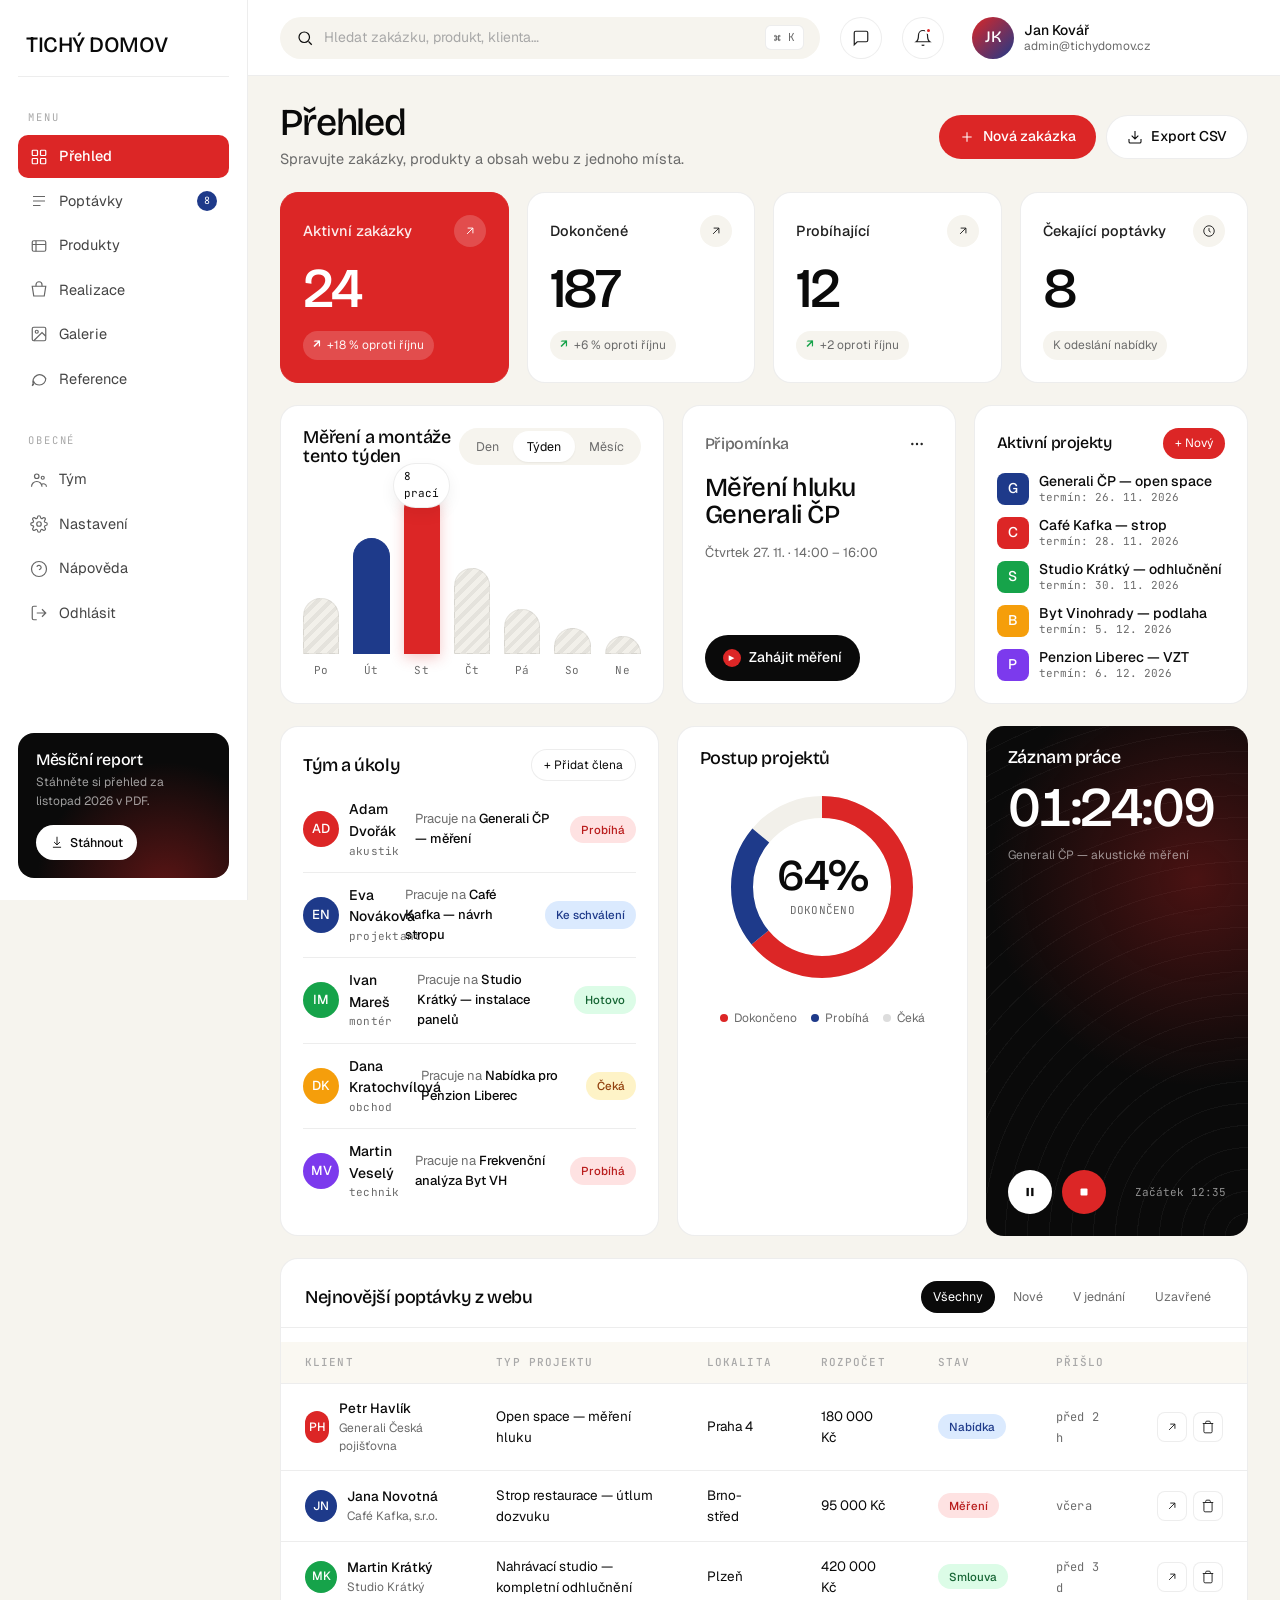
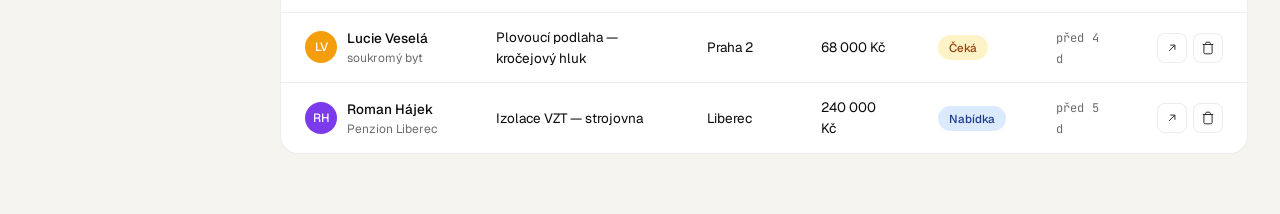
<file: dashboard.html>
<!doctype html>
<html lang="cs">
<head>
<meta charset="utf-8">
<meta name="viewport" content="width=device-width, initial-scale=1">
<title>Dashboard — TICHÝ DOMOV</title>
<meta name="robots" content="noindex, nofollow">
<link rel="preconnect" href="https://fonts.googleapis.com">
<link rel="preconnect" href="https://fonts.gstatic.com" crossorigin>
<link href="https://fonts.googleapis.com/css2?family=Bricolage+Grotesque:opsz,wght@12..96,400;12..96,500;12..96,600&family=Geist:wght@300;400;500;600&family=Instrument+Serif:ital@0;1&family=JetBrains+Mono:wght@400;500&display=swap" rel="stylesheet">
<link rel="stylesheet" href="styles.css">
<link rel="icon" href="favicon.ico" sizes="any" />
<link rel="icon" type="image/png" sizes="32x32" href="images/favicon-32x32.png" />
<link rel="icon" type="image/png" sizes="16x16" href="images/favicon-16x16.png" />
<link rel="apple-touch-icon" href="images/apple-touch-icon.png" />
<style>
  /* ============================================================
     DASHBOARD – TICHÝ DOMOV
     ============================================================ */
  :root {
    --side-w: 248px;
    --top-h: 76px;
    --card: #FFFFFF;
    --card-border: rgba(10, 10, 10, 0.07);
    --card-radius: 18px;
    --pill-bg: #F4F2EC;
  }

  html, body { background: #F6F4EE; overflow-x: hidden; }
  body {
    min-height: 100vh;
  }

  .app {
    display: grid;
    grid-template-columns: var(--side-w) 1fr;
    min-height: 100vh;
  }

  /* ------------ SIDEBAR ------------ */
  .side {
    background: #FFFFFF;
    border-right: 1px solid var(--card-border);
    padding: 22px 18px;
    display: flex;
    flex-direction: column;
    gap: 28px;
    position: sticky;
    top: 0;
    height: 100vh;
    overflow-y: auto;
  }
  .side__logo {
    display: inline-flex;
    align-items: baseline;
    gap: 2px;
    font-family: var(--f-display);
    font-weight: 500;
    font-size: 22px;
    letter-spacing: -0.02em;
    color: var(--fg);
    padding: 6px 8px 14px;
    border-bottom: 1px solid var(--card-border);
  }
  .side__logo .dot { color: var(--red); }

  .side__group { display: flex; flex-direction: column; gap: 2px; }
  .side__label {
    font-family: var(--f-mono);
    font-size: 10.5px;
    letter-spacing: 0.18em;
    color: var(--fg-dim);
    text-transform: uppercase;
    padding: 4px 10px 8px;
  }

  .side__item {
    display: flex;
    align-items: center;
    gap: 11px;
    padding: 10px 12px;
    border-radius: 10px;
    font-size: 14.5px;
    color: #444;
    transition: background 0.15s, color 0.15s;
    position: relative;
  }
  .side__item:hover { background: #F6F4EE; color: var(--fg); }
  .side__item.active {
    background: var(--red);
    color: #fff;
    font-weight: 500;
  }
  .side__item.active .ico { color: #fff; }
  .side__item .ico {
    width: 18px; height: 18px;
    color: #666;
    flex-shrink: 0;
  }
  .side__item .badge {
    margin-left: auto;
    background: var(--blue);
    color: #fff;
    font-family: var(--f-mono);
    font-size: 10px;
    padding: 2px 7px;
    border-radius: 999px;
    letter-spacing: 0;
  }
  .side__item.active .badge { background: rgba(255,255,255,0.25); }

  .side__footer-card {
    margin-top: auto;
    background: #0A0A0A;
    color: #fff;
    border-radius: 16px;
    padding: 18px;
    position: relative;
    overflow: hidden;
  }
  .side__footer-card::before {
    content: "";
    position: absolute;
    inset: 0;
    background: radial-gradient(circle at 70% 110%, rgba(220,38,38,0.4), transparent 60%);
    pointer-events: none;
  }
  .side__footer-card h4 {
    font-family: var(--f-display);
    font-size: 16px;
    font-weight: 500;
    line-height: 1.15;
    color: #fff;
    position: relative;
    margin-bottom: 4px;
  }
  .side__footer-card p {
    font-size: 12px;
    color: rgba(255,255,255,0.6);
    margin-bottom: 14px;
    position: relative;
  }
  .side__footer-card a {
    display: inline-flex;
    align-items: center;
    gap: 6px;
    background: #fff;
    color: #0A0A0A;
    font-size: 12.5px;
    font-weight: 500;
    padding: 8px 14px;
    border-radius: 999px;
    position: relative;
  }

  /* ------------ TOP BAR ------------ */
  .main { display: flex; flex-direction: column; min-width: 0; }
  .topbar {
    height: var(--top-h);
    background: #fff;
    border-bottom: 1px solid var(--card-border);
    display: flex;
    align-items: center;
    padding: 0 32px;
    gap: 20px;
    position: sticky;
    top: 0;
    z-index: 10;
  }
  .search {
    flex: 1;
    max-width: 540px;
    background: #F6F4EE;
    border-radius: 999px;
    display: flex;
    align-items: center;
    padding: 0 16px;
    height: 42px;
    gap: 10px;
  }
  .search input {
    flex: 1;
    background: transparent;
    border: none;
    outline: none;
    font: inherit;
    font-size: 14px;
    color: var(--fg);
  }
  .search input::placeholder { color: var(--fg-dim); }
  .search .kbd {
    font-family: var(--f-mono);
    font-size: 11px;
    color: var(--fg-muted);
    background: #fff;
    padding: 3px 8px;
    border-radius: 6px;
    border: 1px solid var(--card-border);
  }
  .icon-btn {
    width: 42px; height: 42px;
    border-radius: 999px;
    border: 1px solid var(--card-border);
    background: #fff;
    display: inline-flex;
    align-items: center;
    justify-content: center;
    color: var(--fg-2);
    position: relative;
    transition: background 0.15s;
  }
  .icon-btn:hover { background: #F6F4EE; }
  .icon-btn .dot-red {
    position: absolute; top: 9px; right: 11px;
    width: 7px; height: 7px;
    background: var(--red); border-radius: 999px;
    border: 2px solid #fff;
  }
  .user {
    display: flex;
    align-items: center;
    gap: 10px;
    padding-left: 8px;
  }
  .user__avatar {
    width: 42px; height: 42px;
    border-radius: 999px;
    background: linear-gradient(135deg, #DC2626, #1E3A8A);
    color: #fff;
    display: inline-flex;
    align-items: center;
    justify-content: center;
    font-family: var(--f-display);
    font-weight: 500;
    font-size: 16px;
    flex-shrink: 0;
  }
  .user__meta { line-height: 1.2; }
  .user__name { font-size: 14px; font-weight: 500; color: var(--fg); }
  .user__email { font-size: 12px; color: var(--fg-muted); }

  /* ------------ CONTENT ------------ */
  .content {
    padding: 28px 32px 60px;
    display: flex;
    flex-direction: column;
    gap: 22px;
  }

  .page-head {
    display: flex;
    align-items: center;
    justify-content: space-between;
    gap: 24px;
    flex-wrap: wrap;
  }
  .page-head h1 {
    font-size: 38px;
    line-height: 1;
    letter-spacing: -0.03em;
    margin-bottom: 6px;
  }
  .page-head p { color: var(--fg-muted); font-size: 14.5px; }
  .page-head__actions { display: flex; gap: 10px; }
  .btn-primary,
  .btn-ghost {
    display: inline-flex;
    align-items: center;
    gap: 8px;
    height: 44px;
    padding: 0 20px;
    border-radius: 999px;
    font-size: 14px;
    font-weight: 500;
    transition: transform 0.15s, background 0.15s;
  }
  .btn-primary {
    background: var(--red);
    color: #fff;
  }
  .btn-primary:hover { background: var(--red-deep); transform: translateY(-1px); }
  .btn-ghost {
    background: #fff;
    color: var(--fg);
    border: 1px solid var(--card-border);
  }
  .btn-ghost:hover { background: #F6F4EE; }

  /* Cards grid */
  .grid {
    display: grid;
    gap: 18px;
  }
  .grid--stats { grid-template-columns: repeat(4, 1fr); }
  .grid--row2 { grid-template-columns: 1.4fr 1fr 1fr; }
  .grid--row3 { grid-template-columns: 1.3fr 1fr 0.9fr; }

  .card {
    background: var(--card);
    border: 1px solid var(--card-border);
    border-radius: var(--card-radius);
    padding: 22px;
    display: flex;
    flex-direction: column;
    gap: 14px;
    min-width: 0;
  }
  .card--accent {
    background: var(--red);
    color: #fff;
    border-color: var(--red);
  }
  .card--dark {
    background: #0A0A0A;
    color: #fff;
    border-color: #0A0A0A;
    position: relative;
    overflow: hidden;
  }

  .stat__head {
    display: flex;
    align-items: center;
    justify-content: space-between;
    gap: 8px;
  }
  .stat__title {
    font-size: 14.5px;
    color: var(--fg-2);
    font-weight: 500;
  }
  .card--accent .stat__title { color: rgba(255,255,255,0.92); }
  .stat__icon {
    width: 32px; height: 32px;
    border-radius: 999px;
    background: #F6F4EE;
    display: inline-flex;
    align-items: center;
    justify-content: center;
    color: var(--fg-2);
  }
  .card--accent .stat__icon { background: rgba(255,255,255,0.18); color: #fff; }
  .stat__value {
    font-family: var(--f-display);
    font-size: 56px;
    font-weight: 500;
    line-height: 1;
    letter-spacing: -0.04em;
  }
  .stat__delta {
    display: inline-flex;
    align-items: center;
    gap: 6px;
    font-size: 12px;
    color: var(--fg-muted);
    background: #F6F4EE;
    padding: 5px 10px;
    border-radius: 999px;
    align-self: flex-start;
  }
  .stat__delta .arrow-up { color: #16A34A; font-weight: 600; }
  .card--accent .stat__delta {
    background: rgba(255,255,255,0.18);
    color: rgba(255,255,255,0.95);
  }
  .card--accent .stat__delta .arrow-up { color: #fff; }

  /* Chart card */
  .chart-head {
    display: flex;
    align-items: center;
    justify-content: space-between;
  }
  .chart-head h3 {
    font-size: 18px;
    font-weight: 500;
    letter-spacing: -0.01em;
  }
  .seg {
    display: inline-flex;
    background: #F6F4EE;
    border-radius: 999px;
    padding: 3px;
    font-size: 12.5px;
  }
  .seg button {
    padding: 6px 14px;
    border-radius: 999px;
    color: var(--fg-muted);
  }
  .seg button.on {
    background: #fff;
    color: var(--fg);
    box-shadow: 0 1px 2px rgba(0,0,0,0.06);
  }
  .bars {
    display: grid;
    grid-template-columns: repeat(7, 1fr);
    gap: 14px;
    height: 200px;
    align-items: end;
    padding-top: 12px;
  }
  .bar { position: relative; height: 100%; display: flex; flex-direction: column; justify-content: flex-end; align-items: center; gap: 8px; }
  .bar__fill {
    width: 100%;
    border-radius: 999px 999px 4px 4px;
    background-image: repeating-linear-gradient(
      135deg,
      rgba(10,10,10,0.06) 0 4px,
      transparent 4px 9px
    );
    background-color: #F2F0EA;
    border: 1px solid rgba(10,10,10,0.06);
    min-height: 8px;
  }
  .bar--on .bar__fill {
    background-image: none;
    background-color: var(--red);
    border-color: var(--red);
    box-shadow: 0 4px 14px rgba(220,38,38,0.25);
  }
  .bar--mid .bar__fill {
    background-image: none;
    background-color: #1E3A8A;
    border-color: #1E3A8A;
  }
  .bar__label {
    font-family: var(--f-mono);
    font-size: 11px;
    color: var(--fg-muted);
    letter-spacing: 0.02em;
  }
  .bar__pop {
    position: absolute;
    top: -28px;
    background: #fff;
    border: 1px solid var(--card-border);
    padding: 4px 10px;
    border-radius: 999px;
    font-family: var(--f-mono);
    font-size: 11px;
    box-shadow: 0 6px 16px rgba(0,0,0,0.06);
  }

  /* Reminder card */
  .reminder__head {
    display: flex;
    justify-content: space-between;
    align-items: center;
  }
  .reminder__head h3 {
    font-size: 16px;
    color: var(--fg-muted);
    font-weight: 500;
  }
  .reminder__title {
    font-family: var(--f-display);
    font-size: 26px;
    line-height: 1.05;
    font-weight: 500;
    letter-spacing: -0.02em;
  }
  .reminder__when {
    font-size: 13px;
    color: var(--fg-muted);
  }
  .reminder__cta {
    margin-top: auto;
    display: inline-flex;
    align-items: center;
    gap: 8px;
    background: #0A0A0A;
    color: #fff;
    padding: 12px 18px;
    border-radius: 999px;
    font-size: 14px;
    font-weight: 500;
    width: fit-content;
  }
  .reminder__cta .play {
    width: 18px; height: 18px;
    background: var(--red); border-radius: 999px;
    display: inline-flex; align-items: center; justify-content: center;
    color: #fff; font-size: 8px;
  }

  /* Project list */
  .proj__head {
    display: flex; justify-content: space-between; align-items: center;
  }
  .proj__head h3 { font-size: 16px; font-weight: 500; }
  .proj__head .add {
    background: var(--red); color: #fff;
    padding: 6px 12px;
    border-radius: 999px;
    font-size: 12px;
    display: inline-flex; align-items: center; gap: 4px;
  }
  .proj__list { display: flex; flex-direction: column; gap: 12px; }
  .proj__item {
    display: flex;
    align-items: center;
    gap: 10px;
  }
  .proj__icon {
    width: 32px; height: 32px;
    border-radius: 8px;
    flex-shrink: 0;
    display: inline-flex;
    align-items: center;
    justify-content: center;
    color: #fff;
    font-size: 14px;
    font-weight: 500;
  }
  .proj__body { line-height: 1.25; min-width: 0; flex: 1; }
  .proj__name { font-size: 14px; font-weight: 500; }
  .proj__date {
    font-family: var(--f-mono);
    font-size: 11px;
    color: var(--fg-muted);
  }

  /* Team table */
  .team__head {
    display: flex; justify-content: space-between; align-items: center;
  }
  .team__head h3 { font-size: 18px; font-weight: 500; }
  .team__head .add {
    border: 1px solid var(--card-border);
    padding: 6px 12px;
    border-radius: 999px;
    font-size: 12px;
    color: var(--fg);
    display: inline-flex; align-items: center; gap: 4px;
    background: #fff;
  }
  .team__list { display: flex; flex-direction: column; }
  .team__row {
    display: grid;
    grid-template-columns: 1.4fr 2fr auto;
    align-items: center;
    gap: 12px;
    padding: 12px 0;
    border-top: 1px solid var(--card-border);
  }
  .team__row:first-child { border-top: none; padding-top: 4px; }
  .team__person {
    display: flex; align-items: center; gap: 10px; min-width: 0;
  }
  .team__avatar {
    width: 36px; height: 36px;
    border-radius: 999px;
    color: #fff;
    display: inline-flex;
    align-items: center;
    justify-content: center;
    font-size: 13px;
    font-weight: 500;
    flex-shrink: 0;
  }
  .team__name { font-size: 14px; font-weight: 500; }
  .team__task { font-size: 13px; color: var(--fg-muted); }
  .team__task strong { color: var(--fg); font-weight: 500; }
  .pill {
    font-size: 11.5px;
    padding: 5px 11px;
    border-radius: 999px;
    font-weight: 500;
    white-space: nowrap;
  }
  .pill--done { background: #DCFCE7; color: #166534; }
  .pill--progress { background: #FEE2E2; color: var(--red-deep); }
  .pill--pending { background: #FEF3C7; color: #92400E; }
  .pill--review { background: #DBEAFE; color: var(--blue); }

  /* Donut */
  .donut-card { align-items: center; }
  .donut-card h3 { font-size: 18px; font-weight: 500; align-self: flex-start; }
  .donut {
    position: relative;
    width: 200px;
    height: 200px;
    margin: 6px auto 0;
  }
  .donut svg { transform: rotate(-90deg); }
  .donut__center {
    position: absolute;
    inset: 0;
    display: flex;
    flex-direction: column;
    align-items: center;
    justify-content: center;
    text-align: center;
  }
  .donut__value {
    font-family: var(--f-display);
    font-size: 44px;
    font-weight: 500;
    letter-spacing: -0.03em;
    line-height: 1;
  }
  .donut__label {
    font-family: var(--f-mono);
    font-size: 11px;
    color: var(--fg-muted);
    margin-top: 4px;
    letter-spacing: 0.02em;
  }
  .donut-legend {
    display: flex;
    gap: 14px;
    margin-top: 8px;
    font-size: 12px;
    color: var(--fg-muted);
    flex-wrap: wrap;
    justify-content: center;
  }
  .donut-legend span { display: inline-flex; align-items: center; gap: 6px; }
  .donut-legend i {
    width: 8px; height: 8px;
    border-radius: 999px;
    background: #ddd;
  }

  /* Timer */
  .timer-card {
    background: #0A0A0A;
    color: #fff;
    border: none;
    position: relative;
    overflow: hidden;
  }
  .timer-card::before {
    content: "";
    position: absolute;
    inset: 0;
    background:
      radial-gradient(circle at 80% 30%, rgba(220,38,38,0.3), transparent 50%),
      repeating-radial-gradient(circle at 100% 100%, rgba(255,255,255,0.04) 0 1px, transparent 1px 22px);
  }
  .timer-card > * { position: relative; }
  .timer-card h3 {
    color: #fff;
    font-size: 18px;
    font-weight: 500;
  }
  .timer__value {
    font-family: var(--f-display);
    font-size: 56px;
    line-height: 1;
    letter-spacing: -0.03em;
    font-weight: 500;
    font-variant-numeric: tabular-nums;
  }
  .timer__sub {
    font-size: 12px;
    color: rgba(255,255,255,0.55);
    margin-top: -4px;
  }
  .timer__ctrls {
    display: flex; gap: 10px;
    margin-top: auto;
  }
  .timer__btn {
    width: 44px; height: 44px;
    border-radius: 999px;
    background: #fff;
    color: #0A0A0A;
    display: inline-flex; align-items: center; justify-content: center;
  }
  .timer__btn--stop { background: var(--red); color: #fff; }

  /* Leads table (bottom) */
  .leads-card { padding: 0; overflow: hidden; }
  .leads__head {
    padding: 22px 24px 14px;
    display: flex; justify-content: space-between; align-items: center;
    border-bottom: 1px solid var(--card-border);
  }
  .leads__head h3 { font-size: 18px; font-weight: 500; }
  .leads__filters { display: flex; gap: 6px; font-size: 12.5px; }
  .leads__filters button {
    padding: 6px 12px;
    border-radius: 999px;
    color: var(--fg-muted);
  }
  .leads__filters button.on {
    background: #0A0A0A; color: #fff;
  }
  .leads-table { width: 100%; border-collapse: collapse; font-size: 13.5px; }
  .leads-table thead th {
    text-align: left;
    padding: 12px 24px;
    font-family: var(--f-mono);
    font-size: 11px;
    text-transform: uppercase;
    letter-spacing: 0.1em;
    color: var(--fg-dim);
    font-weight: 500;
    background: #FAF8F2;
  }
  .leads-table tbody td {
    padding: 14px 24px;
    border-top: 1px solid var(--card-border);
    vertical-align: middle;
  }
  .leads-table tbody tr:hover { background: #FAF8F2; }
  .leads-table .cust { display: flex; align-items: center; gap: 10px; }
  .leads-table .cust__avatar {
    width: 32px; height: 32px; border-radius: 999px;
    color: #fff; display: inline-flex; align-items: center; justify-content: center;
    font-size: 12px; font-weight: 500;
  }
  .leads-table .cust__name { font-weight: 500; color: var(--fg); }
  .leads-table .cust__co { font-size: 12px; color: var(--fg-muted); }
  .leads-table .actions { display: flex; gap: 6px; justify-content: flex-end; }
  .leads-table .actions button {
    width: 30px; height: 30px;
    border-radius: 8px;
    border: 1px solid var(--card-border);
    background: #fff;
    color: var(--fg-2);
    display: inline-flex; align-items: center; justify-content: center;
  }
  .leads-table .actions button:hover { background: var(--red); color: #fff; border-color: var(--red); }

  /* Mini SVG icons */
  .ico { width: 18px; height: 18px; stroke-width: 1.6; stroke: currentColor; fill: none; }

  @media (max-width: 1200px) {
    .grid--stats { grid-template-columns: repeat(2, 1fr); }
    .grid--row2, .grid--row3 { grid-template-columns: 1fr 1fr; }
  }
  @media (max-width: 900px) {
    .app { grid-template-columns: 1fr; }
    .side { display: none; }
    .grid--stats, .grid--row2, .grid--row3 { grid-template-columns: 1fr; }
  }
</style>
</head>
<body>

<div class="app">

  <!-- ============ SIDEBAR ============ -->
  <aside class="side">
    <a href="index.html" class="side__logo">TICHÝ DOMOV</a>

    <div class="side__group">
      <div class="side__label">Menu</div>
      <a href="#" class="side__item active">
        <svg class="ico" viewBox="0 0 24 24"><rect x="3" y="3" width="7" height="7" rx="1"/><rect x="14" y="3" width="7" height="7" rx="1"/><rect x="3" y="14" width="7" height="7" rx="1"/><rect x="14" y="14" width="7" height="7" rx="1"/></svg>
        Přehled
      </a>
      <a href="#" class="side__item">
        <svg class="ico" viewBox="0 0 24 24"><path d="M4 6h16M4 12h16M4 18h10"/></svg>
        Poptávky
        <span class="badge">8</span>
      </a>
      <a href="#" class="side__item">
        <svg class="ico" viewBox="0 0 24 24"><rect x="3" y="5" width="18" height="14" rx="2"/><path d="M3 10h18M8 5v14"/></svg>
        Produkty
      </a>
      <a href="#" class="side__item">
        <svg class="ico" viewBox="0 0 24 24"><path d="M3 7h18l-2 13H5L3 7z"/><path d="M8 7V5a4 4 0 0 1 8 0v2"/></svg>
        Realizace
      </a>
      <a href="#" class="side__item">
        <svg class="ico" viewBox="0 0 24 24"><rect x="3" y="3" width="18" height="18" rx="2"/><circle cx="9" cy="9" r="2"/><path d="M21 15l-5-5L5 21"/></svg>
        Galerie
      </a>
      <a href="#" class="side__item">
        <svg class="ico" viewBox="0 0 24 24"><path d="M21 11.5a8.38 8.38 0 0 1-8.5 8.5 8.5 8.5 0 0 1-7.6-4.7L3 21l1.7-1.9A8.5 8.5 0 1 1 21 11.5z"/></svg>
        Reference
      </a>
    </div>

    <div class="side__group">
      <div class="side__label">Obecné</div>
      <a href="#" class="side__item">
        <svg class="ico" viewBox="0 0 24 24"><circle cx="9" cy="7" r="3"/><path d="M2 21a7 7 0 0 1 14 0"/><circle cx="17" cy="9" r="2"/><path d="M22 21a4 4 0 0 0-7-2.6"/></svg>
        Tým
      </a>
      <a href="#" class="side__item">
        <svg class="ico" viewBox="0 0 24 24"><circle cx="12" cy="12" r="3"/><path d="M19.4 15a1.7 1.7 0 0 0 .3 1.8l.1.1a2 2 0 1 1-2.8 2.8l-.1-.1a1.7 1.7 0 0 0-1.8-.3 1.7 1.7 0 0 0-1 1.5V21a2 2 0 1 1-4 0v-.1a1.7 1.7 0 0 0-1.1-1.5 1.7 1.7 0 0 0-1.8.3l-.1.1a2 2 0 1 1-2.8-2.8l.1-.1a1.7 1.7 0 0 0 .3-1.8 1.7 1.7 0 0 0-1.5-1H3a2 2 0 1 1 0-4h.1a1.7 1.7 0 0 0 1.5-1.1 1.7 1.7 0 0 0-.3-1.8l-.1-.1a2 2 0 1 1 2.8-2.8l.1.1a1.7 1.7 0 0 0 1.8.3H9a1.7 1.7 0 0 0 1-1.5V3a2 2 0 1 1 4 0v.1a1.7 1.7 0 0 0 1 1.5 1.7 1.7 0 0 0 1.8-.3l.1-.1a2 2 0 1 1 2.8 2.8l-.1.1a1.7 1.7 0 0 0-.3 1.8V9a1.7 1.7 0 0 0 1.5 1H21a2 2 0 1 1 0 4h-.1a1.7 1.7 0 0 0-1.5 1z"/></svg>
        Nastavení
      </a>
      <a href="#" class="side__item">
        <svg class="ico" viewBox="0 0 24 24"><circle cx="12" cy="12" r="10"/><path d="M9.1 9a3 3 0 0 1 5.8 1c0 2-3 3-3 3"/><path d="M12 17h.01"/></svg>
        Nápověda
      </a>
      <a href="index.html" class="side__item">
        <svg class="ico" viewBox="0 0 24 24"><path d="M9 21H5a2 2 0 0 1-2-2V5a2 2 0 0 1 2-2h4"/><path d="M16 17l5-5-5-5M21 12H9"/></svg>
        Odhlásit
      </a>
    </div>

    <div class="side__footer-card">
      <h4>Měsíční report</h4>
      <p>Stáhněte si přehled za listopad 2026 v PDF.</p>
      <a href="#"><svg class="ico" viewBox="0 0 24 24" style="width:14px;height:14px;"><path d="M12 3v14m0 0l-5-5m5 5l5-5M5 21h14"/></svg> Stáhnout</a>
    </div>
  </aside>

  <!-- ============ MAIN ============ -->
  <main class="main">

    <!-- Topbar -->
    <header class="topbar">
      <div class="search">
        <svg class="ico" viewBox="0 0 24 24"><circle cx="11" cy="11" r="7"/><path d="M21 21l-4.3-4.3"/></svg>
        <input type="text" placeholder="Hledat zakázku, produkt, klienta…">
        <span class="kbd">⌘ K</span>
      </div>
      <button class="icon-btn" aria-label="Zprávy">
        <svg class="ico" viewBox="0 0 24 24"><path d="M21 15a2 2 0 0 1-2 2H7l-4 4V5a2 2 0 0 1 2-2h14a2 2 0 0 1 2 2z"/></svg>
      </button>
      <button class="icon-btn" aria-label="Oznámení">
        <svg class="ico" viewBox="0 0 24 24"><path d="M6 8a6 6 0 1 1 12 0c0 7 3 9 3 9H3s3-2 3-9"/><path d="M13.7 21a2 2 0 0 1-3.4 0"/></svg>
        <span class="dot-red"></span>
      </button>
      <div class="user">
        <div class="user__avatar">JK</div>
        <div class="user__meta">
          <div class="user__name">Jan Kovář</div>
          <div class="user__email">admin@tichydomov.cz</div>
        </div>
      </div>
    </header>

    <!-- Content -->
    <div class="content">

      <!-- Page head -->
      <div class="page-head">
        <div>
          <h1>Přehled</h1>
          <p>Spravujte zakázky, produkty a obsah webu z jednoho místa.</p>
        </div>
        <div class="page-head__actions">
          <button class="btn-primary">
            <svg class="ico" viewBox="0 0 24 24" style="width:16px;height:16px;"><path d="M12 5v14M5 12h14"/></svg>
            Nová zakázka
          </button>
          <button class="btn-ghost">
            <svg class="ico" viewBox="0 0 24 24" style="width:16px;height:16px;"><path d="M21 15v4a2 2 0 0 1-2 2H5a2 2 0 0 1-2-2v-4M7 10l5 5 5-5M12 15V3"/></svg>
            Export CSV
          </button>
        </div>
      </div>

      <!-- STATS -->
      <div class="grid grid--stats">
        <div class="card card--accent">
          <div class="stat__head">
            <div class="stat__title">Aktivní zakázky</div>
            <span class="stat__icon">
              <svg class="ico" viewBox="0 0 24 24" style="width:14px;height:14px;"><path d="M7 17L17 7M17 7H8M17 7v9"/></svg>
            </span>
          </div>
          <div class="stat__value">24</div>
          <div class="stat__delta"><span class="arrow-up">↗</span> +18 % oproti říjnu</div>
        </div>

        <div class="card">
          <div class="stat__head">
            <div class="stat__title">Dokončené</div>
            <span class="stat__icon">
              <svg class="ico" viewBox="0 0 24 24" style="width:14px;height:14px;"><path d="M7 17L17 7M17 7H8M17 7v9"/></svg>
            </span>
          </div>
          <div class="stat__value">187</div>
          <div class="stat__delta"><span class="arrow-up">↗</span> +6 % oproti říjnu</div>
        </div>

        <div class="card">
          <div class="stat__head">
            <div class="stat__title">Probíhající</div>
            <span class="stat__icon">
              <svg class="ico" viewBox="0 0 24 24" style="width:14px;height:14px;"><path d="M7 17L17 7M17 7H8M17 7v9"/></svg>
            </span>
          </div>
          <div class="stat__value">12</div>
          <div class="stat__delta"><span class="arrow-up">↗</span> +2 oproti říjnu</div>
        </div>

        <div class="card">
          <div class="stat__head">
            <div class="stat__title">Čekající poptávky</div>
            <span class="stat__icon">
              <svg class="ico" viewBox="0 0 24 24" style="width:14px;height:14px;"><circle cx="12" cy="12" r="9"/><path d="M12 7v5l3 2"/></svg>
            </span>
          </div>
          <div class="stat__value">8</div>
          <div class="stat__delta">K odeslání nabídky</div>
        </div>
      </div>

      <!-- ROW 2 -->
      <div class="grid grid--row2">
        <!-- Chart -->
        <div class="card">
          <div class="chart-head">
            <h3>Měření a montáže tento týden</h3>
            <div class="seg">
              <button>Den</button>
              <button class="on">Týden</button>
              <button>Měsíc</button>
            </div>
          </div>
          <div class="bars">
            <div class="bar"><div class="bar__fill" style="height:30%"></div><div class="bar__label">Po</div></div>
            <div class="bar bar--mid"><div class="bar__fill" style="height:62%"></div><div class="bar__label">Út</div></div>
            <div class="bar bar--on">
              <div class="bar__pop">8 prací</div>
              <div class="bar__fill" style="height:88%"></div>
              <div class="bar__label">St</div>
            </div>
            <div class="bar"><div class="bar__fill" style="height:46%"></div><div class="bar__label">Čt</div></div>
            <div class="bar"><div class="bar__fill" style="height:24%"></div><div class="bar__label">Pá</div></div>
            <div class="bar"><div class="bar__fill" style="height:14%"></div><div class="bar__label">So</div></div>
            <div class="bar"><div class="bar__fill" style="height:10%"></div><div class="bar__label">Ne</div></div>
          </div>
        </div>

        <!-- Reminder -->
        <div class="card">
          <div class="reminder__head">
            <h3>Připomínka</h3>
            <button class="icon-btn" style="width:32px;height:32px;border:none;background:transparent;">
              <svg class="ico" viewBox="0 0 24 24" style="width:16px;height:16px;"><circle cx="12" cy="12" r="1"/><circle cx="19" cy="12" r="1"/><circle cx="5" cy="12" r="1"/></svg>
            </button>
          </div>
          <div class="reminder__title">Měření hluku<br>Generali ČP</div>
          <div class="reminder__when">Čtvrtek 27. 11. · 14:00 – 16:00</div>
          <a href="#" class="reminder__cta"><span class="play">▶</span> Zahájit měření</a>
        </div>

        <!-- Project list -->
        <div class="card">
          <div class="proj__head">
            <h3>Aktivní projekty</h3>
            <button class="add">+ Nový</button>
          </div>
          <div class="proj__list">
            <div class="proj__item">
              <span class="proj__icon" style="background:#1E3A8A;">G</span>
              <div class="proj__body">
                <div class="proj__name">Generali ČP — open space</div>
                <div class="proj__date">termín: 26. 11. 2026</div>
              </div>
            </div>
            <div class="proj__item">
              <span class="proj__icon" style="background:#DC2626;">C</span>
              <div class="proj__body">
                <div class="proj__name">Café Kafka — strop</div>
                <div class="proj__date">termín: 28. 11. 2026</div>
              </div>
            </div>
            <div class="proj__item">
              <span class="proj__icon" style="background:#16A34A;">S</span>
              <div class="proj__body">
                <div class="proj__name">Studio Krátký — odhlučnění</div>
                <div class="proj__date">termín: 30. 11. 2026</div>
              </div>
            </div>
            <div class="proj__item">
              <span class="proj__icon" style="background:#F59E0B;">B</span>
              <div class="proj__body">
                <div class="proj__name">Byt Vinohrady — podlaha</div>
                <div class="proj__date">termín: 5. 12. 2026</div>
              </div>
            </div>
            <div class="proj__item">
              <span class="proj__icon" style="background:#7C3AED;">P</span>
              <div class="proj__body">
                <div class="proj__name">Penzion Liberec — VZT</div>
                <div class="proj__date">termín: 6. 12. 2026</div>
              </div>
            </div>
          </div>
        </div>
      </div>

      <!-- ROW 3 -->
      <div class="grid grid--row3">
        <!-- Team -->
        <div class="card">
          <div class="team__head">
            <h3>Tým a úkoly</h3>
            <button class="add">+ Přidat člena</button>
          </div>
          <div class="team__list">
            <div class="team__row">
              <div class="team__person">
                <div class="team__avatar" style="background:#DC2626;">AD</div>
                <div>
                  <div class="team__name">Adam Dvořák</div>
                  <div class="mono" style="font-size:11px;">akustik</div>
                </div>
              </div>
              <div class="team__task">Pracuje na <strong>Generali ČP — měření</strong></div>
              <span class="pill pill--progress">Probíhá</span>
            </div>
            <div class="team__row">
              <div class="team__person">
                <div class="team__avatar" style="background:#1E3A8A;">EN</div>
                <div>
                  <div class="team__name">Eva Nováková</div>
                  <div class="mono" style="font-size:11px;">projektant</div>
                </div>
              </div>
              <div class="team__task">Pracuje na <strong>Café Kafka — návrh stropu</strong></div>
              <span class="pill pill--review">Ke schválení</span>
            </div>
            <div class="team__row">
              <div class="team__person">
                <div class="team__avatar" style="background:#16A34A;">IM</div>
                <div>
                  <div class="team__name">Ivan Mareš</div>
                  <div class="mono" style="font-size:11px;">montér</div>
                </div>
              </div>
              <div class="team__task">Pracuje na <strong>Studio Krátký — instalace panelů</strong></div>
              <span class="pill pill--done">Hotovo</span>
            </div>
            <div class="team__row">
              <div class="team__person">
                <div class="team__avatar" style="background:#F59E0B;">DK</div>
                <div>
                  <div class="team__name">Dana Kratochvílová</div>
                  <div class="mono" style="font-size:11px;">obchod</div>
                </div>
              </div>
              <div class="team__task">Pracuje na <strong>Nabídka pro Penzion Liberec</strong></div>
              <span class="pill pill--pending">Čeká</span>
            </div>
            <div class="team__row">
              <div class="team__person">
                <div class="team__avatar" style="background:#7C3AED;">MV</div>
                <div>
                  <div class="team__name">Martin Veselý</div>
                  <div class="mono" style="font-size:11px;">technik</div>
                </div>
              </div>
              <div class="team__task">Pracuje na <strong>Frekvenční analýza Byt VH</strong></div>
              <span class="pill pill--progress">Probíhá</span>
            </div>
          </div>
        </div>

        <!-- Donut -->
        <div class="card donut-card">
          <h3>Postup projektů</h3>
          <div class="donut">
            <svg width="200" height="200" viewBox="0 0 200 200">
              <circle cx="100" cy="100" r="80" fill="none" stroke="#F2F0EA" stroke-width="22"/>
              <!-- Completed 64% red -->
              <circle cx="100" cy="100" r="80" fill="none" stroke="#DC2626" stroke-width="22"
                stroke-dasharray="321.7 502.7" stroke-linecap="butt"/>
              <!-- In Progress 22% blue -->
              <circle cx="100" cy="100" r="80" fill="none" stroke="#1E3A8A" stroke-width="22"
                stroke-dasharray="110.6 502.7" stroke-dashoffset="-321.7"/>
              <!-- Pending 14% remains gray -->
            </svg>
            <div class="donut__center">
              <div class="donut__value">64%</div>
              <div class="donut__label">DOKONČENO</div>
            </div>
          </div>
          <div class="donut-legend">
            <span><i style="background:#DC2626"></i> Dokončeno</span>
            <span><i style="background:#1E3A8A"></i> Probíhá</span>
            <span><i></i> Čeká</span>
          </div>
        </div>

        <!-- Timer -->
        <div class="card timer-card">
          <h3>Záznam práce</h3>
          <div class="timer__value" id="timerVal">01:24:08</div>
          <div class="timer__sub">Generali ČP — akustické měření</div>
          <div class="timer__ctrls">
            <button class="timer__btn" aria-label="Pauza">
              <svg viewBox="0 0 24 24" fill="currentColor" style="width:14px;height:14px;"><rect x="6" y="5" width="4" height="14"/><rect x="14" y="5" width="4" height="14"/></svg>
            </button>
            <button class="timer__btn timer__btn--stop" aria-label="Stop">
              <svg viewBox="0 0 24 24" fill="currentColor" style="width:12px;height:12px;"><rect x="5" y="5" width="14" height="14" rx="2"/></svg>
            </button>
            <div style="margin-left:auto; align-self:center; font-family:var(--f-mono); font-size:11px; color:rgba(255,255,255,0.55);">
              Začátek 12:35
            </div>
          </div>
        </div>
      </div>

      <!-- LEADS TABLE -->
      <div class="card leads-card">
        <div class="leads__head">
          <h3>Nejnovější poptávky z webu</h3>
          <div class="leads__filters">
            <button class="on">Všechny</button>
            <button>Nové</button>
            <button>V jednání</button>
            <button>Uzavřené</button>
          </div>
        </div>
        <table class="leads-table">
          <thead>
            <tr>
              <th>Klient</th>
              <th>Typ projektu</th>
              <th>Lokalita</th>
              <th>Rozpočet</th>
              <th>Stav</th>
              <th>Přišlo</th>
              <th></th>
            </tr>
          </thead>
          <tbody>
            <tr>
              <td><div class="cust">
                <div class="cust__avatar" style="background:#DC2626;">PH</div>
                <div>
                  <div class="cust__name">Petr Havlík</div>
                  <div class="cust__co">Generali Česká pojišťovna</div>
                </div>
              </div></td>
              <td>Open space — měření hluku</td>
              <td>Praha 4</td>
              <td>180 000 Kč</td>
              <td><span class="pill pill--review">Nabídka</span></td>
              <td><span class="mono" style="color:var(--fg-muted);">před 2 h</span></td>
              <td><div class="actions">
                <button aria-label="Otevřít"><svg class="ico" viewBox="0 0 24 24" style="width:14px;height:14px;"><path d="M7 17L17 7M9 7h8v8"/></svg></button>
                <button aria-label="Smazat"><svg class="ico" viewBox="0 0 24 24" style="width:14px;height:14px;"><path d="M3 6h18M8 6V4a2 2 0 0 1 2-2h4a2 2 0 0 1 2 2v2m3 0v14a2 2 0 0 1-2 2H7a2 2 0 0 1-2-2V6"/></svg></button>
              </div></td>
            </tr>
            <tr>
              <td><div class="cust">
                <div class="cust__avatar" style="background:#1E3A8A;">JN</div>
                <div>
                  <div class="cust__name">Jana Novotná</div>
                  <div class="cust__co">Café Kafka, s.r.o.</div>
                </div>
              </div></td>
              <td>Strop restaurace — útlum dozvuku</td>
              <td>Brno-střed</td>
              <td>95 000 Kč</td>
              <td><span class="pill pill--progress">Měření</span></td>
              <td><span class="mono" style="color:var(--fg-muted);">včera</span></td>
              <td><div class="actions">
                <button><svg class="ico" viewBox="0 0 24 24" style="width:14px;height:14px;"><path d="M7 17L17 7M9 7h8v8"/></svg></button>
                <button><svg class="ico" viewBox="0 0 24 24" style="width:14px;height:14px;"><path d="M3 6h18M8 6V4a2 2 0 0 1 2-2h4a2 2 0 0 1 2 2v2m3 0v14a2 2 0 0 1-2 2H7a2 2 0 0 1-2-2V6"/></svg></button>
              </div></td>
            </tr>
            <tr>
              <td><div class="cust">
                <div class="cust__avatar" style="background:#16A34A;">MK</div>
                <div>
                  <div class="cust__name">Martin Krátký</div>
                  <div class="cust__co">Studio Krátký</div>
                </div>
              </div></td>
              <td>Nahrávací studio — kompletní odhlučnění</td>
              <td>Plzeň</td>
              <td>420 000 Kč</td>
              <td><span class="pill pill--done">Smlouva</span></td>
              <td><span class="mono" style="color:var(--fg-muted);">před 3 d</span></td>
              <td><div class="actions">
                <button><svg class="ico" viewBox="0 0 24 24" style="width:14px;height:14px;"><path d="M7 17L17 7M9 7h8v8"/></svg></button>
                <button><svg class="ico" viewBox="0 0 24 24" style="width:14px;height:14px;"><path d="M3 6h18M8 6V4a2 2 0 0 1 2-2h4a2 2 0 0 1 2 2v2m3 0v14a2 2 0 0 1-2 2H7a2 2 0 0 1-2-2V6"/></svg></button>
              </div></td>
            </tr>
            <tr>
              <td><div class="cust">
                <div class="cust__avatar" style="background:#F59E0B;">LV</div>
                <div>
                  <div class="cust__name">Lucie Veselá</div>
                  <div class="cust__co">soukromý byt</div>
                </div>
              </div></td>
              <td>Plovoucí podlaha — kročejový hluk</td>
              <td>Praha 2</td>
              <td>68 000 Kč</td>
              <td><span class="pill pill--pending">Čeká</span></td>
              <td><span class="mono" style="color:var(--fg-muted);">před 4 d</span></td>
              <td><div class="actions">
                <button><svg class="ico" viewBox="0 0 24 24" style="width:14px;height:14px;"><path d="M7 17L17 7M9 7h8v8"/></svg></button>
                <button><svg class="ico" viewBox="0 0 24 24" style="width:14px;height:14px;"><path d="M3 6h18M8 6V4a2 2 0 0 1 2-2h4a2 2 0 0 1 2 2v2m3 0v14a2 2 0 0 1-2 2H7a2 2 0 0 1-2-2V6"/></svg></button>
              </div></td>
            </tr>
            <tr>
              <td><div class="cust">
                <div class="cust__avatar" style="background:#7C3AED;">RH</div>
                <div>
                  <div class="cust__name">Roman Hájek</div>
                  <div class="cust__co">Penzion Liberec</div>
                </div>
              </div></td>
              <td>Izolace VZT — strojovna</td>
              <td>Liberec</td>
              <td>240 000 Kč</td>
              <td><span class="pill pill--review">Nabídka</span></td>
              <td><span class="mono" style="color:var(--fg-muted);">před 5 d</span></td>
              <td><div class="actions">
                <button><svg class="ico" viewBox="0 0 24 24" style="width:14px;height:14px;"><path d="M7 17L17 7M9 7h8v8"/></svg></button>
                <button><svg class="ico" viewBox="0 0 24 24" style="width:14px;height:14px;"><path d="M3 6h18M8 6V4a2 2 0 0 1 2-2h4a2 2 0 0 1 2 2v2m3 0v14a2 2 0 0 1-2 2H7a2 2 0 0 1-2-2V6"/></svg></button>
              </div></td>
            </tr>
          </tbody>
        </table>
      </div>

    </div>
  </main>
</div>

<script>
  // Tick the time tracker
  (function () {
    const el = document.getElementById('timerVal');
    if (!el) return;
    let [h, m, s] = el.textContent.split(':').map(Number);
    setInterval(() => {
      s++;
      if (s >= 60) { s = 0; m++; }
      if (m >= 60) { m = 0; h++; }
      el.textContent = [h, m, s].map(n => String(n).padStart(2, '0')).join(':');
    }, 1000);
  })();

  // Segmented controls toggle
  document.querySelectorAll('.seg, .leads__filters').forEach(group => {
    group.addEventListener('click', e => {
      const btn = e.target.closest('button');
      if (!btn) return;
      group.querySelectorAll('button').forEach(b => b.classList.remove('on'));
      btn.classList.add('on');
    });
  });
</script>

</body>
</html>
</file>
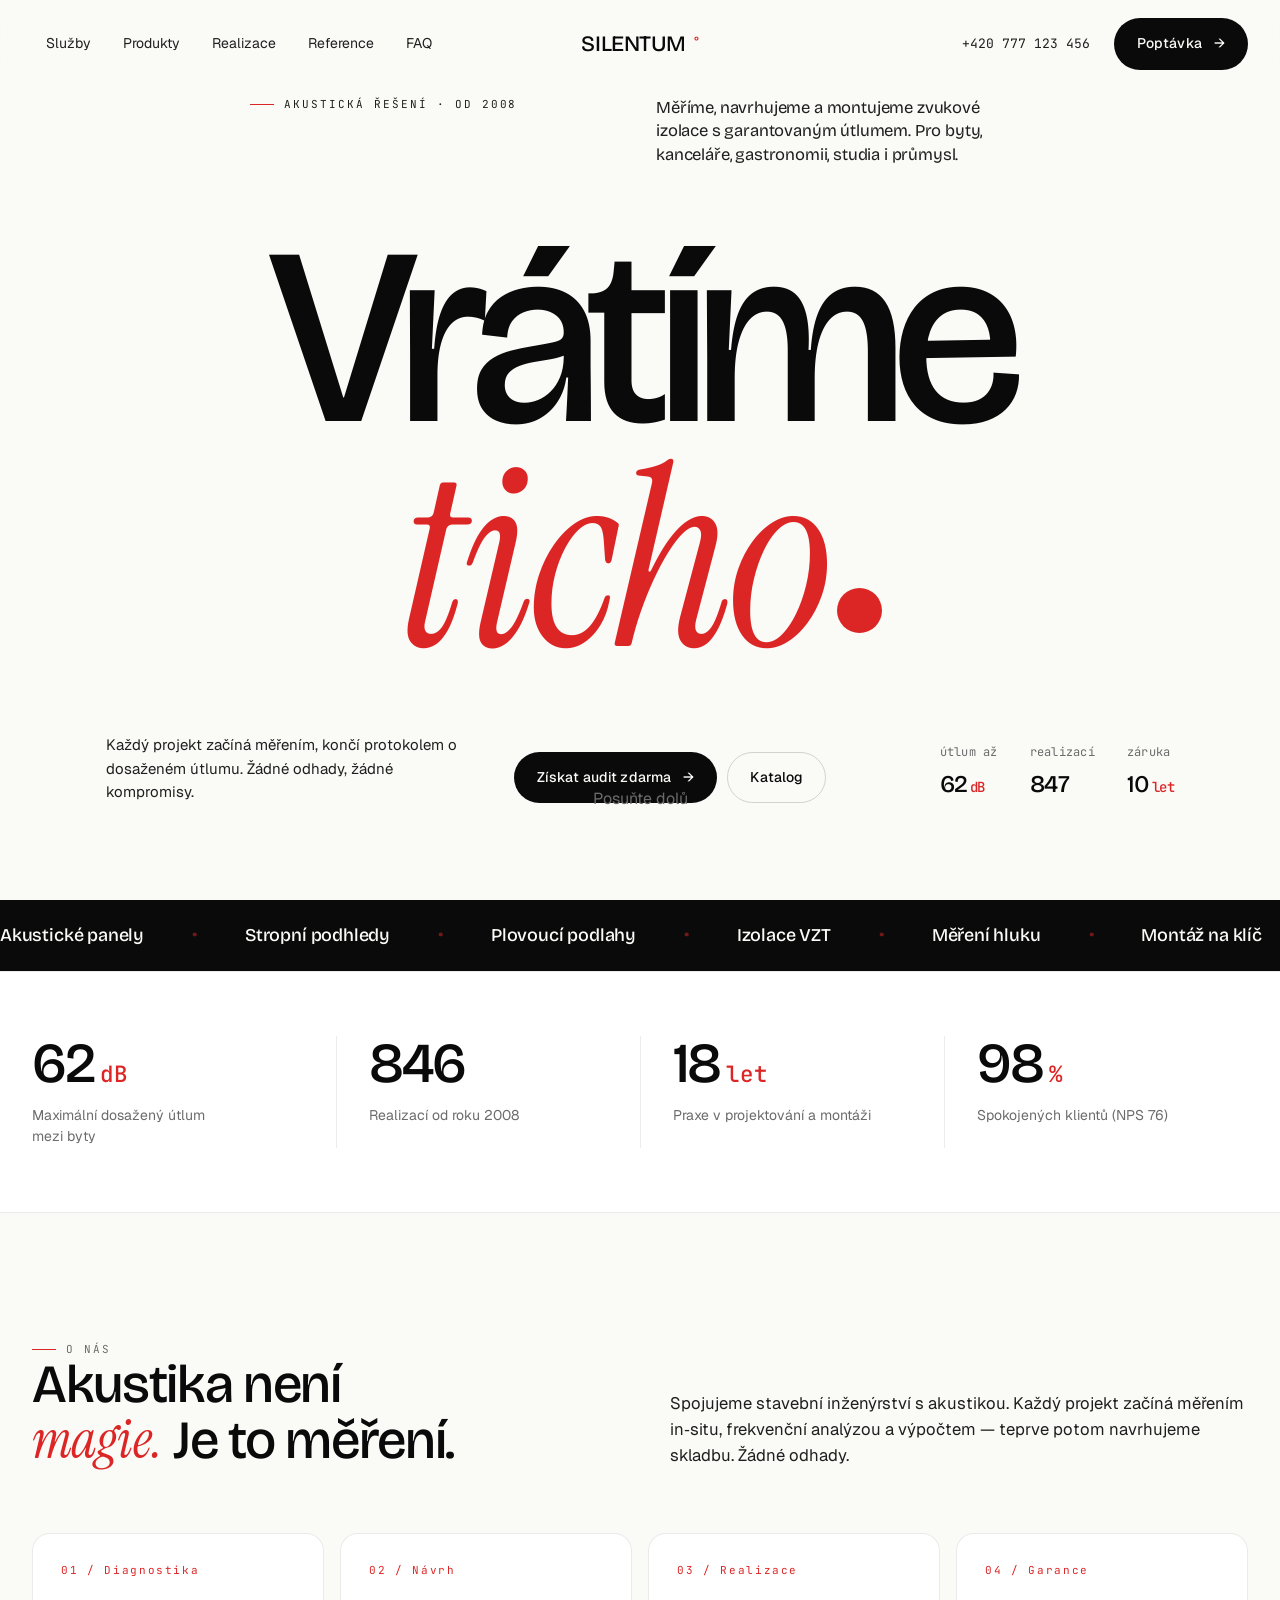
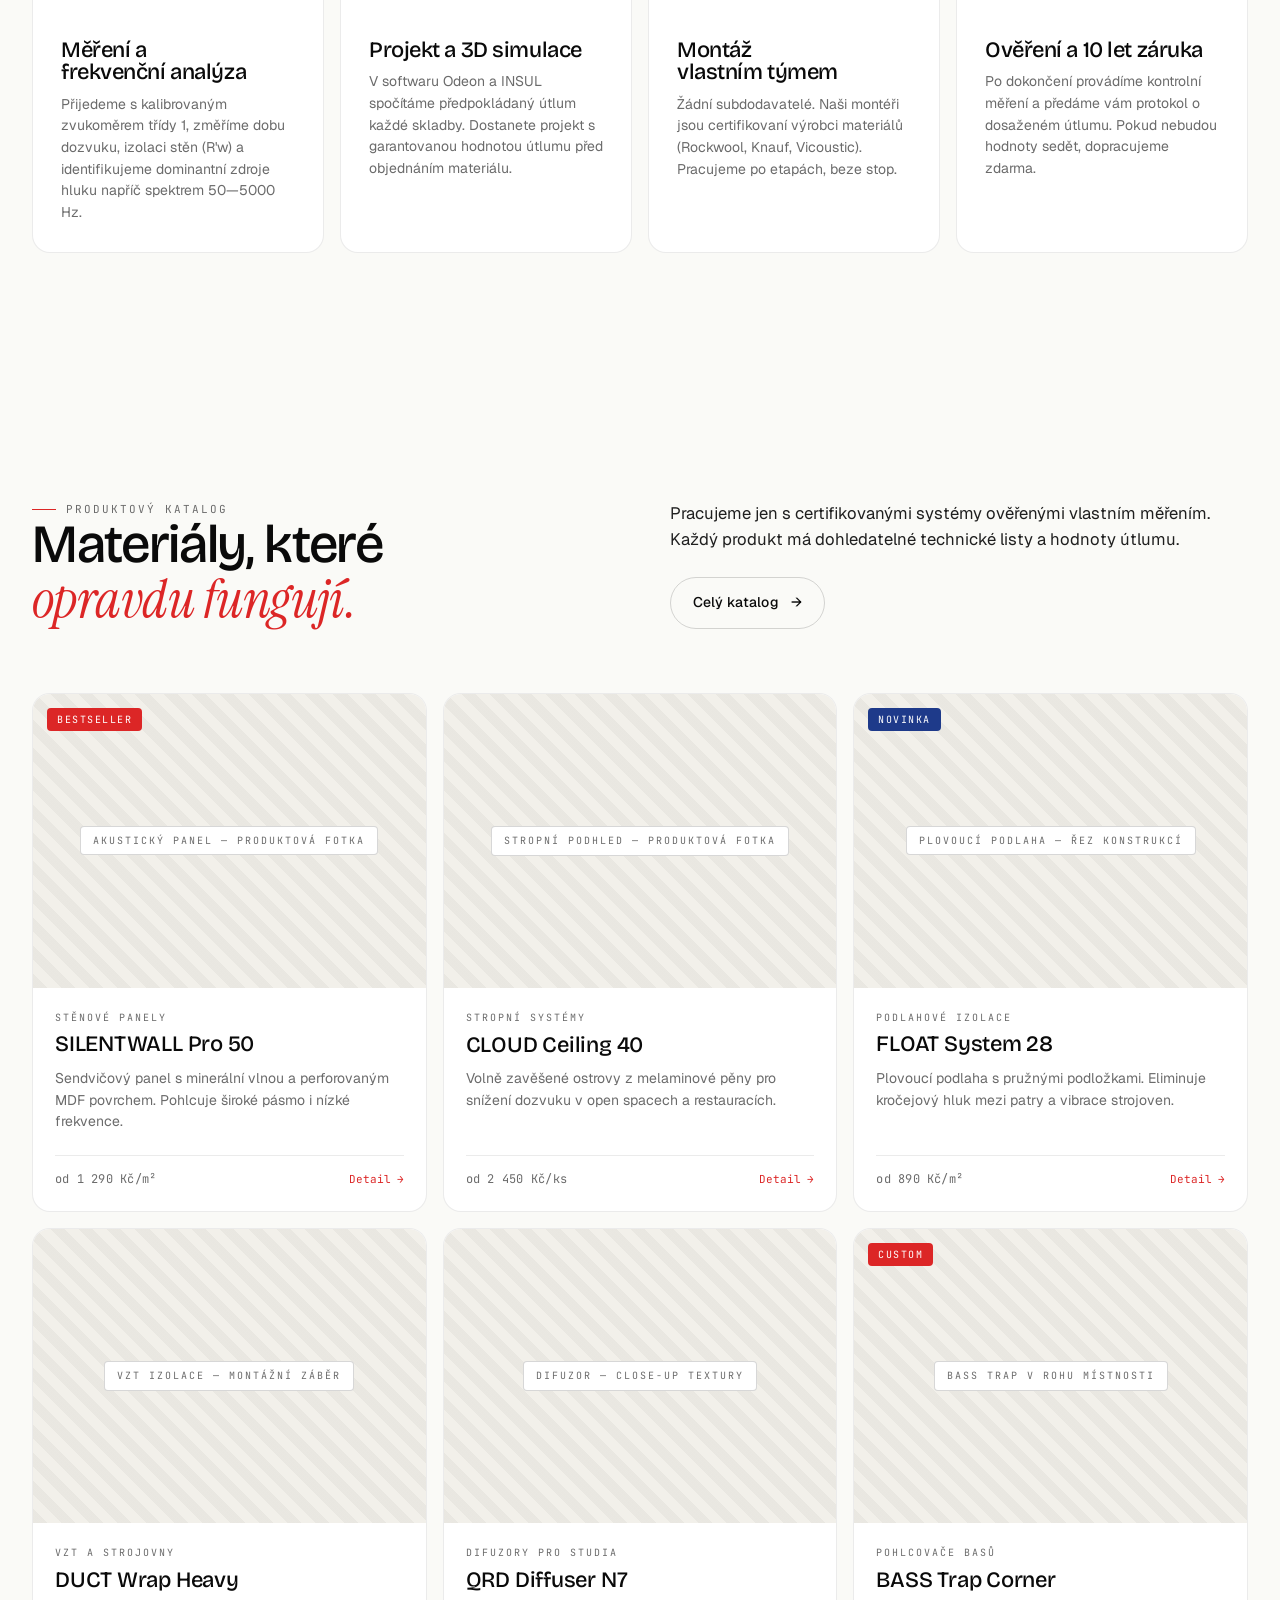
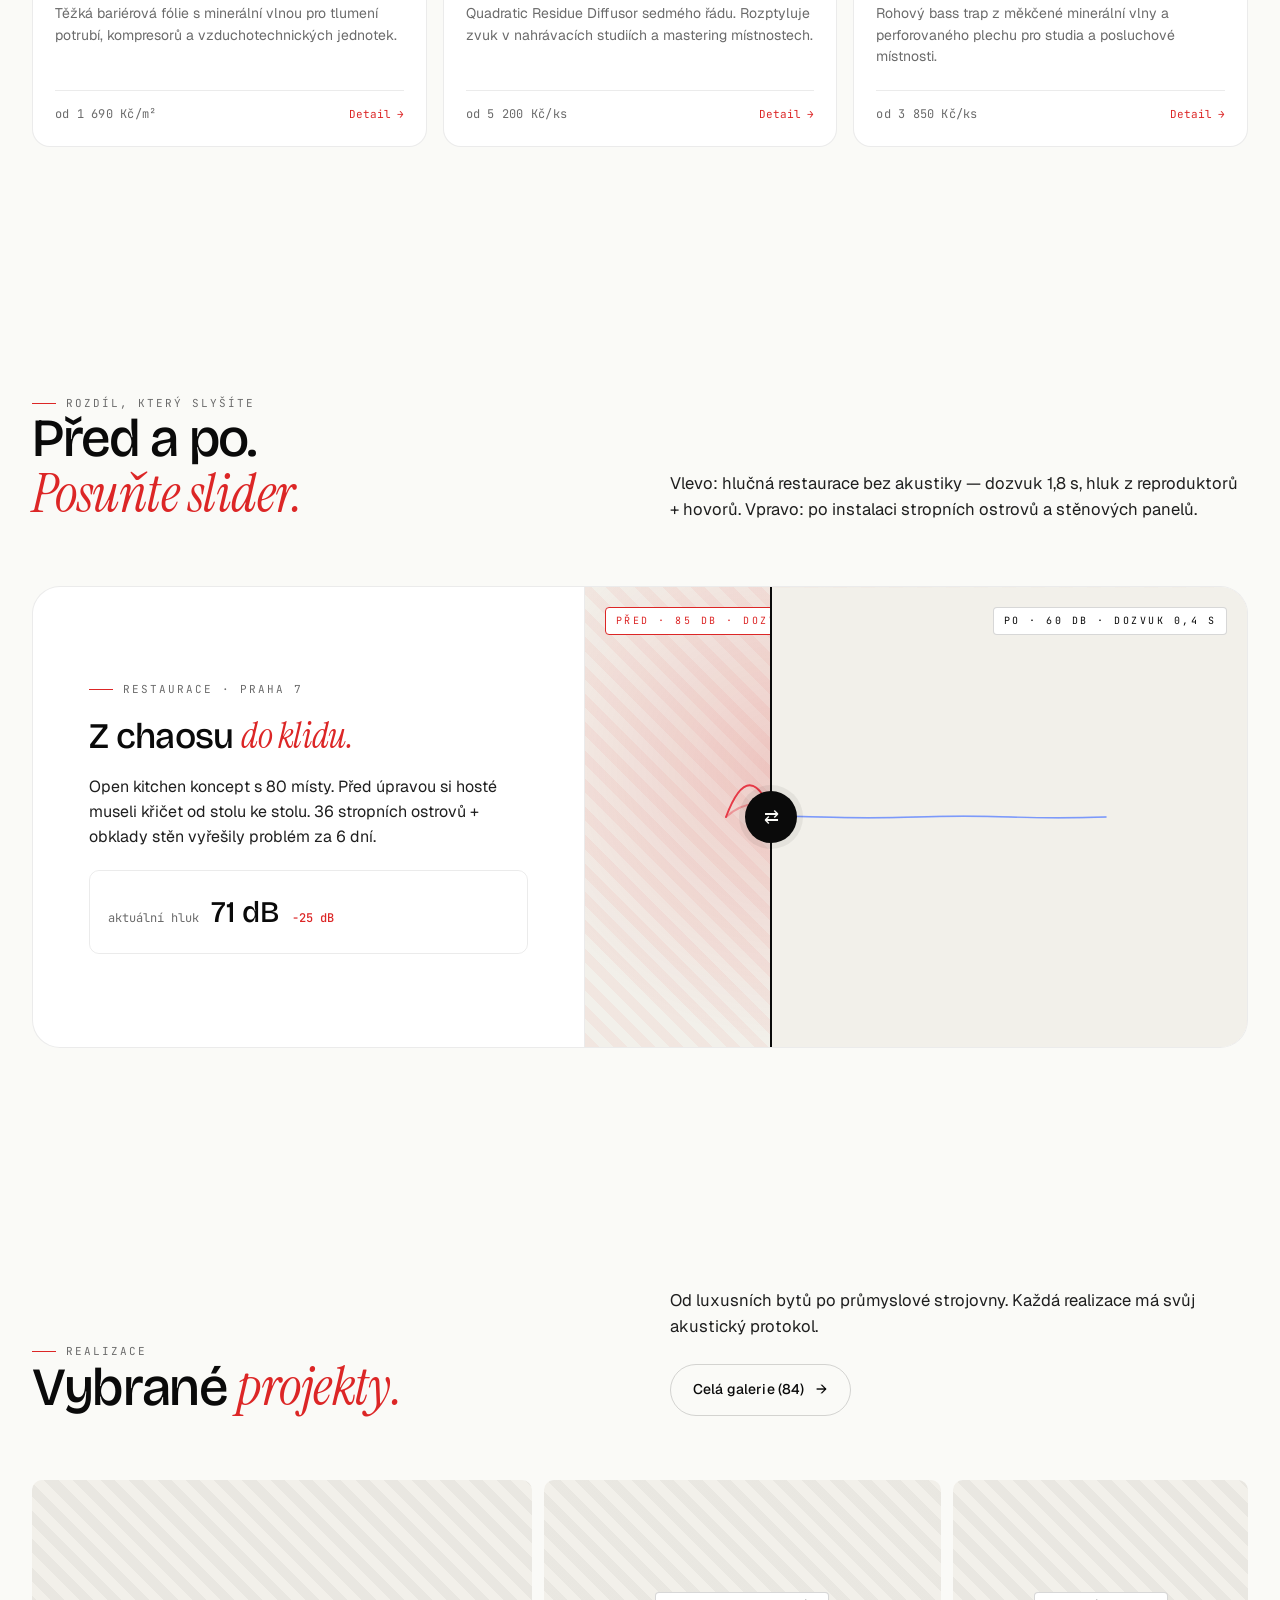
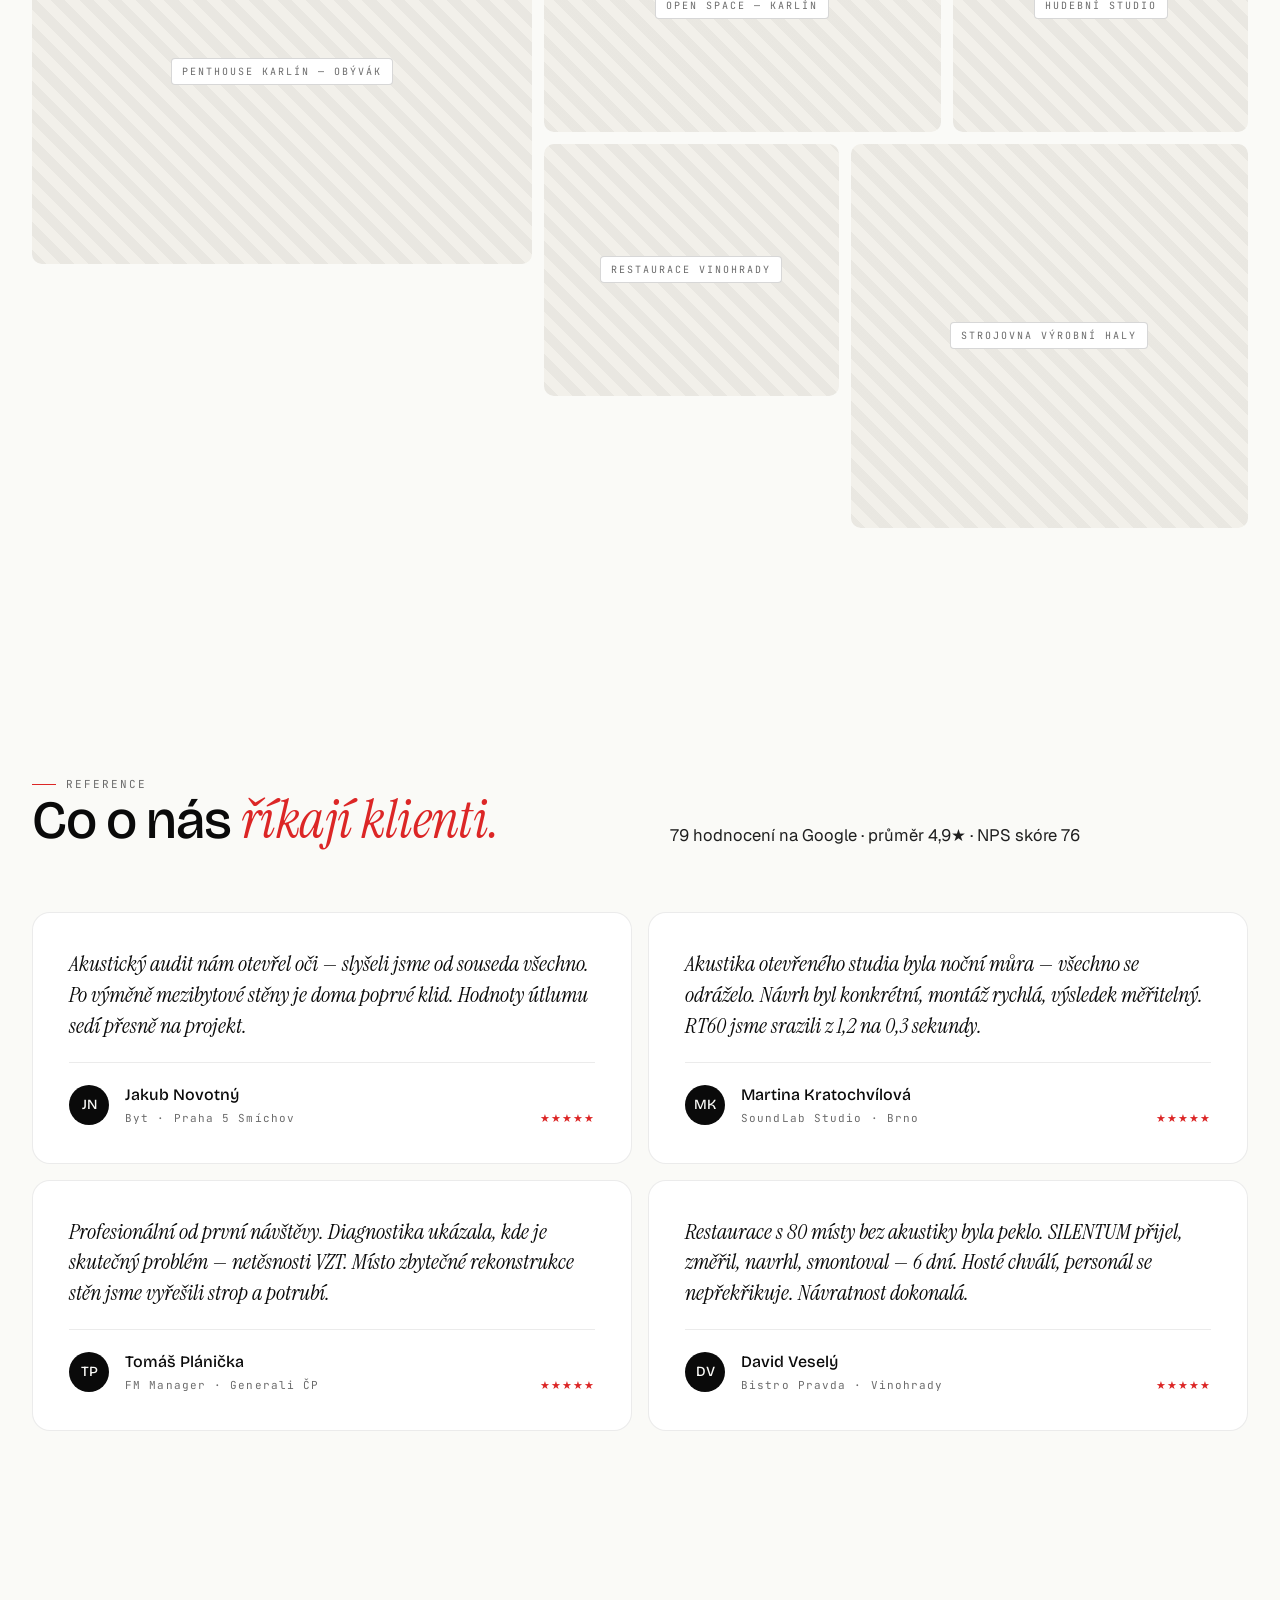
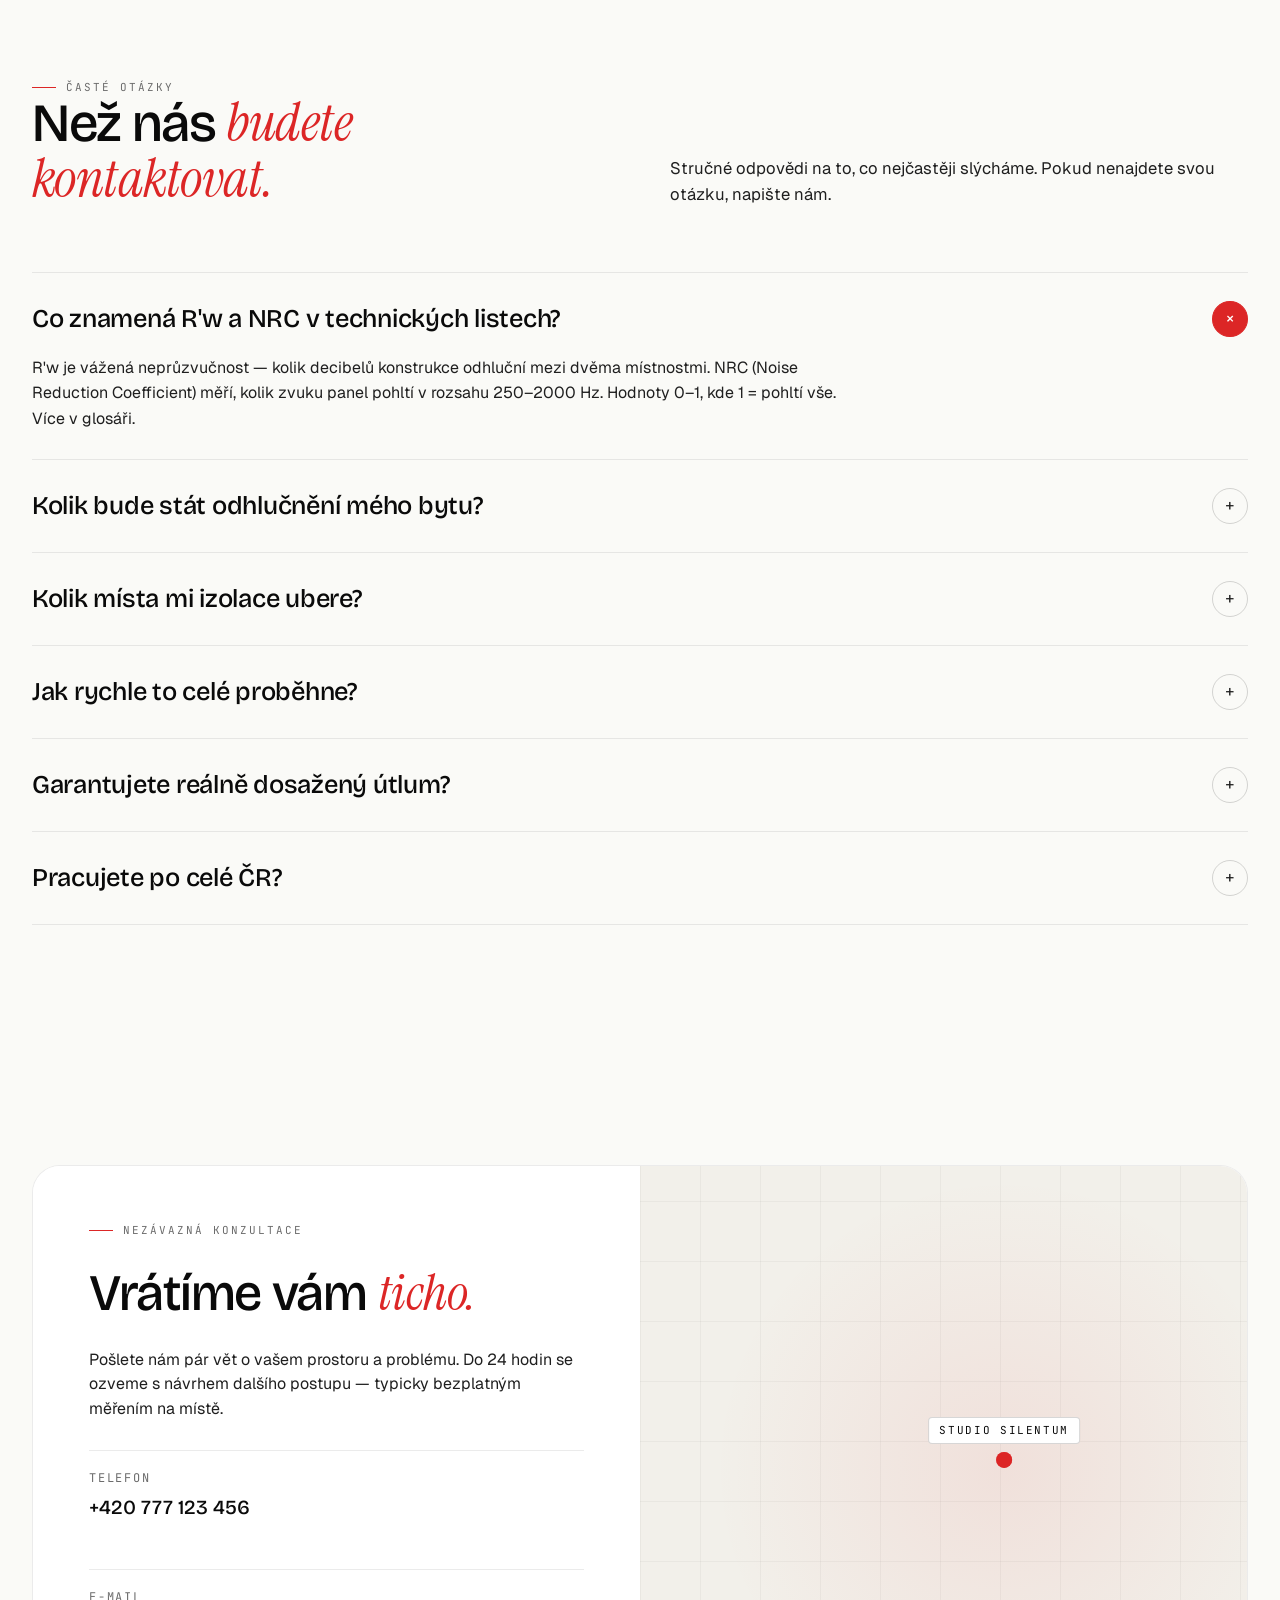
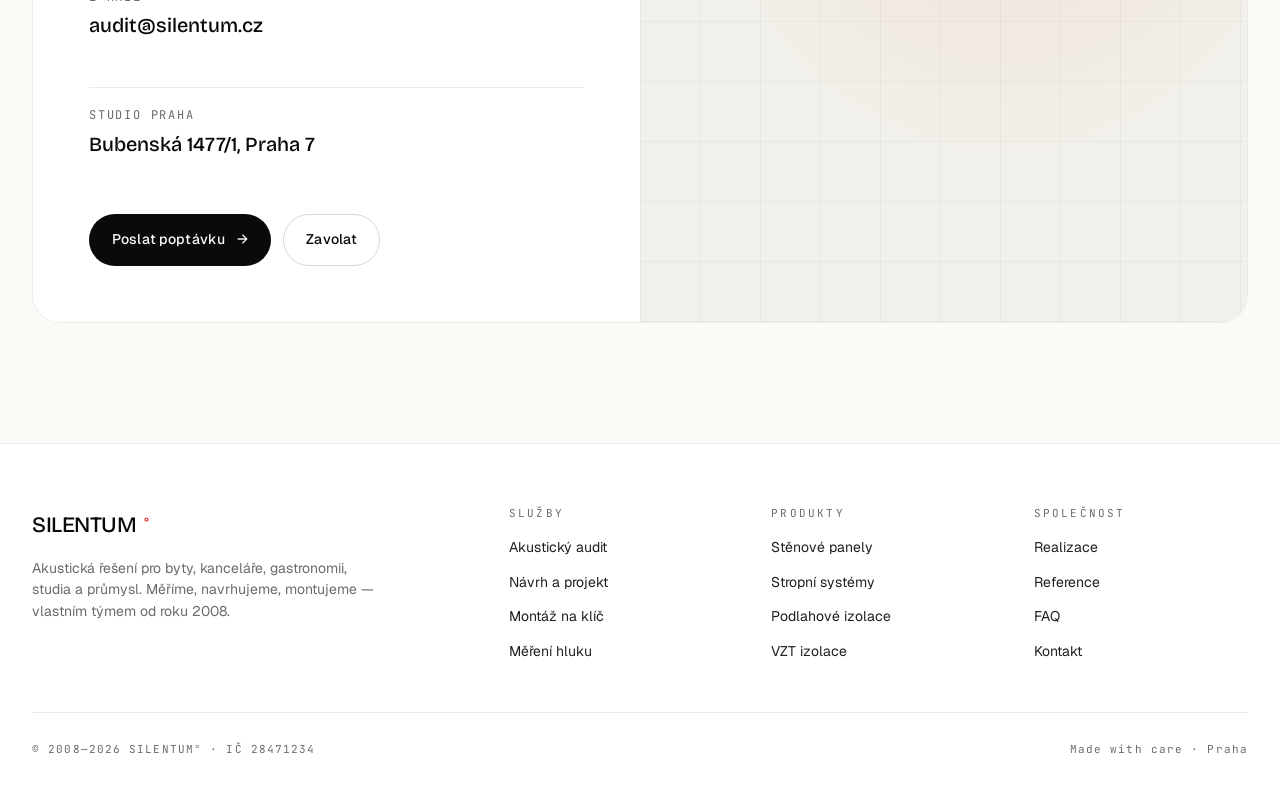
<file: index copy.html>
<!DOCTYPE html>
<html lang="cs">
<head>
<meta charset="UTF-8" />
<meta name="viewport" content="width=device-width, initial-scale=1.0" />
<title>SILENTUM° — Akustická řešení na míru | Zvukové izolace</title>
<link rel="preconnect" href="https://fonts.googleapis.com" />
<link rel="preconnect" href="https://fonts.gstatic.com" crossorigin />
<link href="https://fonts.googleapis.com/css2?family=Bricolage+Grotesque:opsz,wght@12..96,400;12..96,500;12..96,600&family=Instrument+Serif:ital@0;1&family=Geist:wght@300;400;500;600&family=JetBrains+Mono:wght@400;500&display=swap" rel="stylesheet" />
<link rel="stylesheet" href="styles.css" />
</head>
<body data-screen-label="01 Homepage">

<nav class="nav">
  <div class="container nav__inner">
    <ul class="nav__links">
      <li><a href="#sluzby">Služby</a></li>
      <li><a href="katalog.html">Produkty</a></li>
      <li><a href="galerie.html">Realizace</a></li>
      <li><a href="#reference">Reference</a></li>
      <li><a href="#faq">FAQ</a></li>
    </ul>
    <a href="index.html" class="logo">SILENTUM<span class="dot">°</span></a>
    <div class="nav__cta">
      <a href="tel:+420777123456" class="nav__phone">+420 777 123 456</a>
      <a href="#kontakt" class="btn btn--primary">Poptávka <span class="arrow">→</span></a>
    </div>
  </div>
</nav>

<!-- ============================= HERO — minimalist giant text ============================= -->
<div class="hero-wrap" id="heroWrap">
  <section class="hero">
    <div class="container hero__top">
      <span class="eyebrow">Akustická řešení · Od 2008</span>
      <p class="hero__intro">Měříme, navrhujeme a montujeme zvukové izolace s garantovaným útlumem. Pro byty, kanceláře, gastronomii, studia i průmysl.</p>
    </div>

    <div class="hero__giant" id="heroGiant">
      <span>Vrátíme</span> <span class="serif">ticho<span class="accent-dot"></span></span>
    </div>

    <div class="container hero__bottom">
      <p class="hero__bottom-text">
        Každý projekt začíná měřením, končí protokolem o dosaženém útlumu. Žádné odhady, žádné kompromisy.
      </p>
      <div class="hero__bottom-ctas">
        <a href="#kontakt" class="btn btn--primary">Získat audit zdarma <span class="arrow">→</span></a>
        <a href="katalog.html" class="btn btn--ghost">Katalog</a>
      </div>
      <div class="hero__bottom-meta">
        <div><span class="mono">útlum až</span><strong>62<span class="unit">dB</span></strong></div>
        <div><span class="mono">realizací</span><strong>847</strong></div>
        <div><span class="mono">záruka</span><strong>10<span class="unit">let</span></strong></div>
      </div>
    </div>

    <div class="hero__scroll-hint">Posuňte dolů</div>
  </section>
</div>

<!-- ============================= MARQUEE ============================= -->
<div class="marquee" aria-hidden="true">
  <div class="marquee__track">
    <span class="marquee__item">Akustické panely</span>
    <span class="marquee__item">Stropní podhledy</span>
    <span class="marquee__item">Plovoucí podlahy</span>
    <span class="marquee__item">Izolace VZT</span>
    <span class="marquee__item">Měření hluku</span>
    <span class="marquee__item">Montáž na klíč</span>
    <span class="marquee__item">Akustické panely</span>
    <span class="marquee__item">Stropní podhledy</span>
    <span class="marquee__item">Plovoucí podlahy</span>
    <span class="marquee__item">Izolace VZT</span>
    <span class="marquee__item">Měření hluku</span>
    <span class="marquee__item">Montáž na klíč</span>
  </div>
</div>

<!-- ============================= STATS ============================= -->
<section class="stats">
  <div class="container">
    <div class="stats__grid">
      <div class="stat reveal">
        <div class="stat__num"><span data-count="62">0</span><span class="unit">dB</span></div>
        <div class="stat__label">Maximální dosažený útlum mezi byty</div>
      </div>
      <div class="stat reveal" data-delay="1">
        <div class="stat__num"><span data-count="847">0</span></div>
        <div class="stat__label">Realizací od roku 2008</div>
      </div>
      <div class="stat reveal" data-delay="2">
        <div class="stat__num"><span data-count="18">0</span><span class="unit">let</span></div>
        <div class="stat__label">Praxe v projektování a montáži</div>
      </div>
      <div class="stat reveal" data-delay="3">
        <div class="stat__num"><span data-count="98" data-decimals="0">0</span><span class="unit">%</span></div>
        <div class="stat__label">Spokojených klientů (NPS 76)</div>
      </div>
    </div>
  </div>
</section>

<!-- ============================= O NÁS / PROČ ============================= -->
<section id="o-nas">
  <div class="container">
    <div class="section-head">
      <div>
        <span class="eyebrow reveal">O nás</span>
        <h2 class="reveal" data-delay="1">Akustika není <span class="serif">magie.</span> Je to měření.</h2>
      </div>
      <p class="lead section-head__lead reveal" data-delay="2">
        Spojujeme stavební inženýrství s akustikou. Každý projekt začíná měřením in‑situ, frekvenční analýzou a výpočtem — teprve potom navrhujeme skladbu. Žádné odhady.
      </p>
    </div>

    <div class="process__steps" id="sluzby">
      <article class="step reveal">
        <span class="step__num">01 / Diagnostika</span>
        <h3 class="step__title">Měření a frekvenční analýza</h3>
        <p class="step__desc">Přijedeme s kalibrovaným zvukoměrem třídy 1, změříme dobu dozvuku, izolaci stěn (R'w) a identifikujeme dominantní zdroje hluku napříč spektrem 50—5000 Hz.</p>
      </article>
      <article class="step reveal" data-delay="1">
        <span class="step__num">02 / Návrh</span>
        <h3 class="step__title">Projekt a 3D simulace</h3>
        <p class="step__desc">V softwaru Odeon a INSUL spočítáme předpokládaný útlum každé skladby. Dostanete projekt s garantovanou hodnotou útlumu před objednáním materiálu.</p>
      </article>
      <article class="step reveal" data-delay="2">
        <span class="step__num">03 / Realizace</span>
        <h3 class="step__title">Montáž vlastním týmem</h3>
        <p class="step__desc">Žádní subdodavatelé. Naši montéři jsou certifikovaní výrobci materiálů (Rockwool, Knauf, Vicoustic). Pracujeme po etapách, beze stop.</p>
      </article>
      <article class="step reveal" data-delay="3">
        <span class="step__num">04 / Garance</span>
        <h3 class="step__title">Ověření a 10 let záruka</h3>
        <p class="step__desc">Po dokončení provádíme kontrolní měření a předáme vám protokol o dosaženém útlumu. Pokud nebudou hodnoty sedět, dopracujeme zdarma.</p>
      </article>
    </div>
  </div>
</section>

<!-- ============================= PRODUKTY ============================= -->
<section id="produkty" style="background: linear-gradient(180deg, transparent, rgba(255,255,255,0.015));">
  <div class="container">
    <div class="section-head">
      <div>
        <span class="eyebrow reveal">Produktový katalog</span>
        <h2 class="reveal" data-delay="1">Materiály, které <span class="serif">opravdu fungují.</span></h2>
      </div>
      <div class="section-head__lead">
        <p class="lead reveal" data-delay="2">Pracujeme jen s certifikovanými systémy ověřenými vlastním měřením. Každý produkt má dohledatelné technické listy a hodnoty útlumu.</p>
        <a href="katalog.html" class="btn btn--ghost reveal" data-delay="3" style="margin-top:24px;">Celý katalog <span class="arrow">→</span></a>
      </div>
    </div>

    <div class="products">
      <article class="product reveal">
        <div class="product__img">
          <span class="product__tag">Bestseller</span>
          <div class="ph"><span class="ph-label">Akustický panel — produktová fotka</span></div>
          <div class="product__overlay">
            <div class="product__specs">
              <span>R'w<strong>54 dB</strong></span>
              <span>tl.<strong>50 mm</strong></span>
              <span>Třída<strong>A1</strong></span>
            </div>
          </div>
        </div>
        <div class="product__body">
          <span class="product__cat">Stěnové panely</span>
          <h3 class="product__name">SILENTWALL Pro 50</h3>
          <p class="product__desc">Sendvičový panel s minerální vlnou a perforovaným MDF povrchem. Pohlcuje široké pásmo i nízké frekvence.</p>
          <div class="product__foot">
            <span class="mono">od 1 290 Kč/m²</span>
            <a href="produkt.html">Detail <span class="arrow">→</span></a>
          </div>
        </div>
      </article>

      <article class="product reveal" data-delay="1">
        <div class="product__img">
          <div class="ph"><span class="ph-label">Stropní podhled — produktová fotka</span></div>
          <div class="product__overlay">
            <div class="product__specs">
              <span>NRC<strong>0,95</strong></span>
              <span>tl.<strong>40 mm</strong></span>
              <span>Třída<strong>A</strong></span>
            </div>
          </div>
        </div>
        <div class="product__body">
          <span class="product__cat">Stropní systémy</span>
          <h3 class="product__name">CLOUD Ceiling 40</h3>
          <p class="product__desc">Volně zavěšené ostrovy z melaminové pěny pro snížení dozvuku v open spacech a restauracích.</p>
          <div class="product__foot">
            <span class="mono">od 2 450 Kč/ks</span>
            <a href="produkt.html">Detail <span class="arrow">→</span></a>
          </div>
        </div>
      </article>

      <article class="product reveal" data-delay="2">
        <div class="product__img">
          <span class="product__tag" style="background:var(--blue);">Novinka</span>
          <div class="ph"><span class="ph-label">Plovoucí podlaha — řez konstrukcí</span></div>
          <div class="product__overlay">
            <div class="product__specs">
              <span>ΔLw<strong>32 dB</strong></span>
              <span>tl.<strong>28 mm</strong></span>
              <span>Pevnost<strong>5,5 kPa</strong></span>
            </div>
          </div>
        </div>
        <div class="product__body">
          <span class="product__cat">Podlahové izolace</span>
          <h3 class="product__name">FLOAT System 28</h3>
          <p class="product__desc">Plovoucí podlaha s pružnými podložkami. Eliminuje kročejový hluk mezi patry a vibrace strojoven.</p>
          <div class="product__foot">
            <span class="mono">od 890 Kč/m²</span>
            <a href="produkt.html">Detail <span class="arrow">→</span></a>
          </div>
        </div>
      </article>

      <article class="product reveal">
        <div class="product__img">
          <div class="ph"><span class="ph-label">VZT izolace — montážní záběr</span></div>
          <div class="product__overlay">
            <div class="product__specs">
              <span>R'w<strong>48 dB</strong></span>
              <span>tepl.<strong>−40 / 250°C</strong></span>
              <span>tl.<strong>50 mm</strong></span>
            </div>
          </div>
        </div>
        <div class="product__body">
          <span class="product__cat">VZT a strojovny</span>
          <h3 class="product__name">DUCT Wrap Heavy</h3>
          <p class="product__desc">Těžká bariérová fólie s minerální vlnou pro tlumení potrubí, kompresorů a vzduchotechnických jednotek.</p>
          <div class="product__foot">
            <span class="mono">od 1 690 Kč/m²</span>
            <a href="produkt.html">Detail <span class="arrow">→</span></a>
          </div>
        </div>
      </article>

      <article class="product reveal" data-delay="1">
        <div class="product__img">
          <div class="ph"><span class="ph-label">Difuzor — close‑up textury</span></div>
          <div class="product__overlay">
            <div class="product__specs">
              <span>Rozsah<strong>200–4kHz</strong></span>
              <span>tl.<strong>120 mm</strong></span>
              <span>Materiál<strong>Dub / MDF</strong></span>
            </div>
          </div>
        </div>
        <div class="product__body">
          <span class="product__cat">Difuzory pro studia</span>
          <h3 class="product__name">QRD Diffuser N7</h3>
          <p class="product__desc">Quadratic Residue Diffusor sedmého řádu. Rozptyluje zvuk v nahrávacích studiích a mastering místnostech.</p>
          <div class="product__foot">
            <span class="mono">od 5 200 Kč/ks</span>
            <a href="produkt.html">Detail <span class="arrow">→</span></a>
          </div>
        </div>
      </article>

      <article class="product reveal" data-delay="2">
        <div class="product__img">
          <span class="product__tag">Custom</span>
          <div class="ph"><span class="ph-label">Bass trap v rohu místnosti</span></div>
          <div class="product__overlay">
            <div class="product__specs">
              <span>Rozsah<strong>40–250Hz</strong></span>
              <span>hl.<strong>600 mm</strong></span>
              <span>Pohl.<strong>1,0 αw</strong></span>
            </div>
          </div>
        </div>
        <div class="product__body">
          <span class="product__cat">Pohlcovače basů</span>
          <h3 class="product__name">BASS Trap Corner</h3>
          <p class="product__desc">Rohový bass trap z měkčené minerální vlny a perforovaného plechu pro studia a posluchové místnosti.</p>
          <div class="product__foot">
            <span class="mono">od 3 850 Kč/ks</span>
            <a href="produkt.html">Detail <span class="arrow">→</span></a>
          </div>
        </div>
      </article>
    </div>
  </div>
</section>

<!-- ============================= BEFORE / AFTER ============================= -->
<section>
  <div class="container">
    <div class="section-head">
      <div>
        <span class="eyebrow reveal">Rozdíl, který slyšíte</span>
        <h2 class="reveal" data-delay="1">Před a po. <span class="serif">Posuňte slider.</span></h2>
      </div>
      <p class="lead section-head__lead reveal" data-delay="2">Vlevo: hlučná restaurace bez akustiky — dozvuk 1,8 s, hluk z reproduktorů + hovorů. Vpravo: po instalaci stropních ostrovů a stěnových panelů.</p>
    </div>

    <div class="compare reveal">
      <div class="compare__info">
        <span class="eyebrow">Restaurace · Praha 7</span>
        <h3 style="font-size:36px;">Z chaosu <span class="serif">do klidu.</span></h3>
        <p class="lead" style="font-size:16px;">Open kitchen koncept s 80 místy. Před úpravou si hosté museli křičet od stolu ke stolu. 36 stropních ostrovů + obklady stěn vyřešily problém za 6 dní.</p>
        <div class="compare__readout">
          <span>aktuální hluk</span>
          <strong><span data-readout>60</span> dB</strong>
          <span class="delta">−25 dB</span>
        </div>
      </div>
      <div class="compare__slider">
        <div class="compare__panel compare__panel--before">
          <span class="compare__panel-label">Před · 85 dB · dozvuk 1,8 s</span>
          <svg class="compare__waves" viewBox="0 0 500 400" fill="none" aria-hidden="true">
            <g stroke="#E63946" stroke-width="2" stroke-linecap="round">
              <path d="M50 200 Q 75 100, 100 200 T 150 200 T 200 200 T 250 200 T 300 200 T 350 200 T 400 200 T 450 200">
                <animate attributeName="d" dur="0.6s" repeatCount="indefinite" values="M50 200 Q 75 80, 100 200 T 150 200 T 200 200 T 250 200 T 300 200 T 350 200 T 400 200 T 450 200; M50 200 Q 75 320, 100 200 T 150 200 T 200 200 T 250 200 T 300 200 T 350 200 T 400 200 T 450 200; M50 200 Q 75 80, 100 200 T 150 200 T 200 200 T 250 200 T 300 200 T 350 200 T 400 200 T 450 200"/>
              </path>
              <path d="M50 200 Q 80 140, 110 200 T 170 200 T 230 200 T 290 200 T 350 200 T 410 200 T 470 200" stroke-opacity="0.4">
                <animate attributeName="d" dur="0.4s" repeatCount="indefinite" values="M50 200 Q 80 120, 110 200 T 170 200 T 230 200 T 290 200 T 350 200 T 410 200 T 470 200; M50 200 Q 80 280, 110 200 T 170 200 T 230 200 T 290 200 T 350 200 T 410 200 T 470 200; M50 200 Q 80 120, 110 200 T 170 200 T 230 200 T 290 200 T 350 200 T 410 200 T 470 200"/>
              </path>
            </g>
          </svg>
        </div>
        <div class="compare__panel compare__panel--after">
          <span class="compare__panel-label">Po · 60 dB · dozvuk 0,4 s</span>
          <svg class="compare__waves" viewBox="0 0 500 400" fill="none" aria-hidden="true">
            <g stroke="#5C82FF" stroke-width="1.5" stroke-linecap="round" stroke-opacity="0.7">
              <path d="M50 200 Q 100 190, 150 200 T 250 200 T 350 200 T 450 200">
                <animate attributeName="d" dur="3s" repeatCount="indefinite" values="M50 200 Q 100 195, 150 200 T 250 200 T 350 200 T 450 200; M50 200 Q 100 205, 150 200 T 250 200 T 350 200 T 450 200; M50 200 Q 100 195, 150 200 T 250 200 T 350 200 T 450 200"/>
              </path>
              <path d="M50 200 Q 100 198, 150 200 T 250 200 T 350 200 T 450 200" stroke-opacity="0.3"/>
            </g>
          </svg>
        </div>
        <div class="compare__handle">
          <div class="compare__handle-grip">⇄</div>
        </div>
      </div>
    </div>
  </div>
</section>

<!-- ============================= GALERIE PREVIEW ============================= -->
<section>
  <div class="container">
    <div class="section-head">
      <div>
        <span class="eyebrow reveal">Realizace</span>
        <h2 class="reveal" data-delay="1">Vybrané <span class="serif">projekty.</span></h2>
      </div>
      <div class="section-head__lead">
        <p class="lead reveal" data-delay="2">Od luxusních bytů po průmyslové strojovny. Každá realizace má svůj akustický protokol.</p>
        <a href="galerie.html" class="btn btn--ghost reveal" data-delay="3" style="margin-top:24px;">Celá galerie (84) <span class="arrow">→</span></a>
      </div>
    </div>

    <div class="gallery-preview reveal">
      <div class="tile">
        <div class="ph"><span class="ph-label">Penthouse Karlín — obývák</span></div>
        <div class="tile__caption"><span>Penthouse Karlín · 2025</span><span>R'w 58 dB</span></div>
      </div>
      <div class="tile">
        <div class="ph"><span class="ph-label">Open space — Karlín</span></div>
        <div class="tile__caption"><span>Generali — open space</span><span>−18 dB</span></div>
      </div>
      <div class="tile">
        <div class="ph"><span class="ph-label">Hudební studio</span></div>
        <div class="tile__caption"><span>SoundLab Studio</span><span>RT60 0,3 s</span></div>
      </div>
      <div class="tile">
        <div class="ph"><span class="ph-label">Restaurace Vinohrady</span></div>
        <div class="tile__caption"><span>Bistro Pravda</span><span>−22 dB</span></div>
      </div>
      <div class="tile">
        <div class="ph"><span class="ph-label">Strojovna výrobní haly</span></div>
        <div class="tile__caption"><span>Škoda — Mladá Boleslav</span><span>R'w 48 dB</span></div>
      </div>
    </div>
  </div>
</section>

<!-- ============================= REFERENCE ============================= -->
<section id="reference">
  <div class="container">
    <div class="section-head">
      <div>
        <span class="eyebrow reveal">Reference</span>
        <h2 class="reveal" data-delay="1">Co o nás <span class="serif">říkají klienti.</span></h2>
      </div>
      <p class="lead section-head__lead reveal" data-delay="2">79 hodnocení na Google · průměr 4,9★ · NPS skóre 76</p>
    </div>

    <div class="testimonials">
      <article class="testimonial reveal">
        <p class="testimonial__quote">Akustický audit nám otevřel oči — slyšeli jsme od souseda všechno. Po výměně mezibytové stěny je doma poprvé klid. Hodnoty útlumu sedí přesně na projekt.</p>
        <div class="testimonial__foot">
          <div style="display:flex;gap:16px;align-items:center;">
            <div class="testimonial__avatar">JN</div>
            <div class="testimonial__author">
              <strong>Jakub Novotný</strong>
              <span>Byt · Praha 5 Smíchov</span>
            </div>
          </div>
          <span class="testimonial__rating">★★★★★</span>
        </div>
      </article>

      <article class="testimonial reveal" data-delay="1">
        <p class="testimonial__quote">Akustika otevřeného studia byla noční můra — všechno se odráželo. Návrh byl konkrétní, montáž rychlá, výsledek měřitelný. RT60 jsme srazili z 1,2 na 0,3 sekundy.</p>
        <div class="testimonial__foot">
          <div style="display:flex;gap:16px;align-items:center;">
            <div class="testimonial__avatar">MK</div>
            <div class="testimonial__author">
              <strong>Martina Kratochvílová</strong>
              <span>SoundLab Studio · Brno</span>
            </div>
          </div>
          <span class="testimonial__rating">★★★★★</span>
        </div>
      </article>

      <article class="testimonial reveal" data-delay="2">
        <p class="testimonial__quote">Profesionální od první návštěvy. Diagnostika ukázala, kde je skutečný problém — netěsnosti VZT. Místo zbytečné rekonstrukce stěn jsme vyřešili strop a potrubí.</p>
        <div class="testimonial__foot">
          <div style="display:flex;gap:16px;align-items:center;">
            <div class="testimonial__avatar">TP</div>
            <div class="testimonial__author">
              <strong>Tomáš Plánička</strong>
              <span>FM Manager · Generali ČP</span>
            </div>
          </div>
          <span class="testimonial__rating">★★★★★</span>
        </div>
      </article>

      <article class="testimonial reveal" data-delay="3">
        <p class="testimonial__quote">Restaurace s 80 místy bez akustiky byla peklo. SILENTUM přijel, změřil, navrhl, smontoval — 6 dní. Hosté chválí, personál se nepřekřikuje. Návratnost dokonalá.</p>
        <div class="testimonial__foot">
          <div style="display:flex;gap:16px;align-items:center;">
            <div class="testimonial__avatar">DV</div>
            <div class="testimonial__author">
              <strong>David Veselý</strong>
              <span>Bistro Pravda · Vinohrady</span>
            </div>
          </div>
          <span class="testimonial__rating">★★★★★</span>
        </div>
      </article>
    </div>
  </div>
</section>

<!-- ============================= FAQ ============================= -->
<section id="faq" style="background: linear-gradient(180deg, transparent, rgba(255,255,255,0.015));">
  <div class="container">
    <div class="section-head">
      <div>
        <span class="eyebrow reveal">Časté otázky</span>
        <h2 class="reveal" data-delay="1">Než nás <span class="serif">budete kontaktovat.</span></h2>
      </div>
      <p class="lead section-head__lead reveal" data-delay="2">Stručné odpovědi na to, co nejčastěji slýcháme. Pokud nenajdete svou otázku, napište nám.</p>
    </div>

    <div class="faq reveal">
      <div class="faq__item open">
        <div class="faq__head">
          <h3 class="faq__q">Co znamená R'w a NRC v technických listech?</h3>
          <span class="faq__toggle">+</span>
        </div>
        <div class="faq__body">
          <p class="faq__a">R'w je vážená neprůzvučnost — kolik decibelů konstrukce odhluční mezi dvěma místnostmi. NRC (Noise Reduction Coefficient) měří, kolik zvuku panel pohltí v rozsahu 250–2000 Hz. Hodnoty 0–1, kde 1 = pohltí vše. Více v glosáři.</p>
        </div>
      </div>
      <div class="faq__item">
        <div class="faq__head">
          <h3 class="faq__q">Kolik bude stát odhlučnění mého bytu?</h3>
          <span class="faq__toggle">+</span>
        </div>
        <div class="faq__body">
          <p class="faq__a">Záleží na cíli a frekvenci hluku. Pro orientaci: stěnové předstěny mezi byty od 4 500 Kč/m² včetně montáže. Bezplatný akustický audit s konkrétní kalkulací uděláme do 48 hodin od poptávky.</p>
        </div>
      </div>
      <div class="faq__item">
        <div class="faq__head">
          <h3 class="faq__q">Kolik místa mi izolace ubere?</h3>
          <span class="faq__toggle">+</span>
        </div>
        <div class="faq__body">
          <p class="faq__a">Předstěna typicky 50–80 mm. Stropní podhled 60–120 mm. Volně zavěšené ostrovy 40 mm + závěs. Pro malé místnosti máme tenké high‑end systémy 30 mm s útlumem až 38 dB.</p>
        </div>
      </div>
      <div class="faq__item">
        <div class="faq__head">
          <h3 class="faq__q">Jak rychle to celé proběhne?</h3>
          <span class="faq__toggle">+</span>
        </div>
        <div class="faq__body">
          <p class="faq__a">Audit 1 den. Projekt 3–5 dní. Realizace: byt 3–7 dní, restaurace 5–10 dní, kanceláře 7–14 dní. Pracujeme po etapách bez nutnosti opustit prostor.</p>
        </div>
      </div>
      <div class="faq__item">
        <div class="faq__head">
          <h3 class="faq__q">Garantujete reálně dosažený útlum?</h3>
          <span class="faq__toggle">+</span>
        </div>
        <div class="faq__body">
          <p class="faq__a">Ano. Po realizaci provedeme kontrolní měření a předáme protokol. Pokud naměřené hodnoty nesedí na projekt, dopracujeme zdarma. Záruka 10 let na funkčnost systému.</p>
        </div>
      </div>
      <div class="faq__item">
        <div class="faq__head">
          <h3 class="faq__q">Pracujete po celé ČR?</h3>
          <span class="faq__toggle">+</span>
        </div>
        <div class="faq__body">
          <p class="faq__a">Hlavní oblast: Praha a Středočeský kraj. Větší projekty po celé ČR + Slovensko. Pro Moravu máme partnerský tým v Brně.</p>
        </div>
      </div>
    </div>
  </div>
</section>

<!-- ============================= KONTAKT ============================= -->
<section id="kontakt">
  <div class="container">
    <div class="contact reveal">
      <div class="contact__info">
        <span class="eyebrow">Nezávazná konzultace</span>
        <h2>Vrátíme vám <span class="serif">ticho.</span></h2>
        <p class="lead" style="font-size:16px;">Pošlete nám pár vět o vašem prostoru a problému. Do 24 hodin se ozveme s návrhem dalšího postupu — typicky bezplatným měřením na místě.</p>

        <div class="contact__detail">
          <span class="mono">Telefon</span>
          <strong>+420 777 123 456</strong>
        </div>
        <div class="contact__detail">
          <span class="mono">E‑mail</span>
          <strong>audit@silentum.cz</strong>
        </div>
        <div class="contact__detail">
          <span class="mono">Studio Praha</span>
          <strong>Bubenská 1477/1, Praha 7</strong>
        </div>

        <div style="display:flex;gap:12px;margin-top:8px;">
          <a href="#" class="btn btn--primary">Poslat poptávku <span class="arrow">→</span></a>
          <a href="tel:+420777123456" class="btn btn--ghost">Zavolat</a>
        </div>
      </div>
      <div class="contact__map" aria-label="Mapa — Bubenská 1, Praha 7">
        <div class="contact__pin">
          <span class="contact__pin-label">Studio SILENTUM</span>
          <span class="contact__pin-dot"></span>
        </div>
      </div>
    </div>
  </div>
</section>

<!-- ============================= FOOTER ============================= -->
<footer>
  <div class="container">
    <div class="footer__grid">
      <div>
        <a href="index.html" class="logo">SILENTUM<span class="dot">°</span></a>
        <p class="footer__about">Akustická řešení pro byty, kanceláře, gastronomii, studia a průmysl. Měříme, navrhujeme, montujeme — vlastním týmem od roku 2008.</p>
      </div>
      <div class="footer__col">
        <h4>Služby</h4>
        <ul>
          <li><a href="#sluzby">Akustický audit</a></li>
          <li><a href="#sluzby">Návrh a projekt</a></li>
          <li><a href="#sluzby">Montáž na klíč</a></li>
          <li><a href="#sluzby">Měření hluku</a></li>
        </ul>
      </div>
      <div class="footer__col">
        <h4>Produkty</h4>
        <ul>
          <li><a href="katalog.html">Stěnové panely</a></li>
          <li><a href="katalog.html">Stropní systémy</a></li>
          <li><a href="katalog.html">Podlahové izolace</a></li>
          <li><a href="katalog.html">VZT izolace</a></li>
        </ul>
      </div>
      <div class="footer__col">
        <h4>Společnost</h4>
        <ul>
          <li><a href="galerie.html">Realizace</a></li>
          <li><a href="#reference">Reference</a></li>
          <li><a href="#faq">FAQ</a></li>
          <li><a href="#kontakt">Kontakt</a></li>
        </ul>
      </div>
    </div>
    <div class="footer__bottom">
      <span>© 2008—2026 SILENTUM° · IČ 28471234</span>
      <span>Made with care · Praha</span>
    </div>
  </div>
</footer>

<script src="script.js"></script>
</body>
</html>
</file>
<file: styles.css>
/* ==========================================================
   TICHÝ DOMOV — Akustická řešení
   Light minimalist theme, red + blue accents
   ========================================================== */

:root {
  /* Colors — light minimalist */
  --bg: #FAFAF7;
  --bg-2: #F2F0EA;
  --bg-3: #E8E6DF;
  --paper: #FFFFFF;

  --fg: #0A0A0A;
  --fg-2: #1F1F1F;
  --fg-muted: #6B6B6B;
  --fg-dim: #A8A8A8;

  --line: rgba(10, 10, 10, 0.08);
  --line-strong: rgba(10, 10, 10, 0.16);

  --red: #DC2626;
  --red-deep: #B91C1C;
  --red-glow: rgba(220, 38, 38, 0.18);

  --blue: #1E3A8A;
  --blue-deep: #172554;
  --blue-soft: #3B5BDB;

  /* Type */
  --f-display: "Bricolage Grotesque", "Inter Tight", system-ui, sans-serif;
  --f-serif: "Instrument Serif", Georgia, serif;
  --f-body: "Geist", "Manrope", system-ui, sans-serif;
  --f-mono: "JetBrains Mono", ui-monospace, monospace;

  --container: 1360px;
  --gutter: 32px;
  --radius: 18px;
  --radius-sm: 10px;
  --radius-lg: 28px;

  --ease: cubic-bezier(0.22, 1, 0.36, 1);
  --ease-out: cubic-bezier(0.16, 1, 0.3, 1);
}

* { box-sizing: border-box; margin: 0; padding: 0; }

html { background: var(--bg); }
body {
  font-family: var(--f-body);
  background: var(--bg);
  color: var(--fg);
  font-size: 16px;
  line-height: 1.55;
  -webkit-font-smoothing: antialiased;
  text-rendering: optimizeLegibility;
  overflow-x: hidden;
}

img { max-width: 100%; display: block; }
a { color: inherit; text-decoration: none; }
button { font: inherit; color: inherit; background: none; border: none; cursor: pointer; }
::selection { background: var(--red); color: #fff; }

/* ----------------------- LAYOUT ----------------------- */
.container { max-width: var(--container); margin: 0 auto; padding: 0 var(--gutter); }

.eyebrow {
  font-family: var(--f-mono);
  text-transform: uppercase;
  font-size: 11px;
  letter-spacing: 0.18em;
  color: var(--fg-muted);
  display: inline-flex;
  align-items: center;
  gap: 10px;
}
.eyebrow::before { content: ""; width: 24px; height: 1px; background: var(--red); }
.eyebrow.center { justify-content: center; }
.eyebrow.center::before, .eyebrow.center::after {
  content: ""; width: 24px; height: 1px; background: var(--red); display: inline-block;
}

/* ----------------------- TYPE ----------------------- */
h1, h2, h3, h4 {
  font-family: var(--f-display);
  font-weight: 500;
  letter-spacing: -0.025em;
  line-height: 1.02;
  text-wrap: balance;
  color: var(--fg);
}
h1 { font-size: clamp(40px, 5.5vw, 84px); }
h2 { font-size: clamp(32px, 4.2vw, 60px); }
h3 { font-size: clamp(22px, 2vw, 30px); }

.serif {
  font-family: var(--f-serif);
  font-style: italic;
  font-weight: 400;
  letter-spacing: -0.01em;
  color: var(--red);
}

.mono {
  font-family: var(--f-mono);
  font-size: 12px;
  letter-spacing: 0.02em;
  color: var(--fg-muted);
}

.lead {
  font-size: clamp(16px, 1.3vw, 19px);
  line-height: 1.55;
  color: var(--fg-2);
  max-width: 60ch;
  text-wrap: pretty;
}

/* ----------------------- BUTTONS ----------------------- */
.btn {
  display: inline-flex;
  align-items: center;
  gap: 12px;
  padding: 14px 22px;
  border-radius: 999px;
  font-size: 14px;
  font-weight: 500;
  letter-spacing: 0.01em;
  border: 1px solid transparent;
  transition: all 0.4s var(--ease);
  position: relative;
  white-space: nowrap;
}
.btn--primary { background: var(--fg); color: var(--bg); }
.btn--primary:hover {
  background: var(--red);
  transform: translateY(-1px);
  box-shadow: 0 8px 24px -6px var(--red-glow);
}
.btn--ghost { background: transparent; color: var(--fg); border-color: var(--line-strong); }
.btn--ghost:hover { background: var(--fg); color: var(--bg); border-color: var(--fg); }
.btn .arrow { display: inline-flex; transition: transform 0.4s var(--ease); }
.btn:hover .arrow { transform: translateX(4px); }

/* ----------------------- NAV — CENTERED LOGO ----------------------- */
.nav {
  position: fixed;
  top: 0; left: 0; right: 0;
  z-index: 100;
  padding: 18px 0;
  transition: all 0.4s var(--ease);
  backdrop-filter: blur(20px);
  background: rgba(250, 250, 247, 0.7);
  border-bottom: 1px solid transparent;
}
.nav.scrolled {
  background: rgba(250, 250, 247, 0.94);
  border-bottom-color: var(--line);
  padding: 12px 0;
}

.nav__inner {
  display: grid;
  grid-template-columns: 1fr auto 1fr;
  align-items: center;
  gap: 24px;
}

.logo {
  display: inline-flex;
  align-items: center;
  gap: 8px;
  font-family: var(--f-display);
  font-weight: 500;
  font-size: 22px;
  letter-spacing: -0.02em;
  color: var(--fg);
  grid-column: 2;
  justify-self: center;
}
.logo__icon { height: 26px; width: auto; display: block; }
.logo .dot { color: var(--red); font-size: 14px; position: relative; top: -2px; }
.logo .sub {
  font-family: var(--f-mono);
  font-size: 9px;
  letter-spacing: 0.2em;
  color: var(--fg-muted);
  text-transform: uppercase;
  margin-left: 8px;
  align-self: center;
  padding-left: 10px;
  border-left: 1px solid var(--line-strong);
}

.nav__links {
  display: flex;
  gap: 4px;
  list-style: none;
  grid-column: 1;
  justify-self: start;
}
.nav__links a {
  padding: 10px 14px;
  border-radius: 999px;
  font-size: 14px;
  color: var(--fg-2);
  transition: all 0.3s var(--ease);
}
.nav__links a:hover, .nav__links a.active { color: var(--red); }

.nav__cta {
  display: flex;
  gap: 10px;
  align-items: center;
  grid-column: 3;
  justify-self: end;
}
.nav__phone {
  font-family: var(--f-mono);
  font-size: 13px;
  color: var(--fg-2);
  padding: 8px 14px;
}
.nav__phone:hover { color: var(--red); }

@media (max-width: 960px) {
  .nav__inner { grid-template-columns: auto 1fr; }
  .nav__links, .nav__phone { display: none; }
  .logo { grid-column: 1; justify-self: start; font-size: 14px; gap: 6px; white-space: nowrap; }
  .logo__icon { height: 20px; flex-shrink: 0; }
  .nav__cta { grid-column: 2; gap: 6px; }
  .nav__cta .btn { padding: 12px 16px; font-size: 13px; }
}

/* ----------------------- HERO — MINIMALIST GIANT TEXT ----------------------- */
.hero-wrap {
  position: relative;
}

.hero {
  position: relative;
  height: 100vh;
  min-height: 680px;
  display: grid;
  grid-template-rows: auto 1fr auto;
  padding: 96px 0 72px;
  overflow: hidden;
  background: var(--bg);
}

.hero__top {
  display: grid;
  grid-template-columns: 1fr 1fr;
  gap: 32px;
  align-items: start;
  flex-shrink: 0;
}
.hero__top .eyebrow { color: var(--fg-2); }

.hero__intro {
  font-size: clamp(15px, 1.3vw, 20px);
  line-height: 1.4;
  color: var(--fg-2);
  max-width: 34ch;
  font-family: var(--f-display);
  font-weight: 400;
  letter-spacing: -0.01em;
}

/* Giant title — sits in the 1fr grid row, text centered inside it */
.hero__giant {
  font-family: var(--f-display);
  font-weight: 500;
  font-size: min(22vw, 28vh);
  line-height: 0.88;
  letter-spacing: -0.05em;
  color: var(--fg);
  text-align: center;
  transform-origin: center center;
  will-change: transform, opacity;
  position: relative;
  padding: 0;
  display: flex;
  flex-direction: column;
  justify-content: center;
  align-items: center;
}
.hero__giant > span { display: block; width: 100%; }
.hero__giant .serif {
  color: var(--red);
  font-style: italic;
  letter-spacing: -0.02em;
}
.hero__giant .accent-dot {
  display: inline-block;
  width: 0.18em;
  height: 0.18em;
  border-radius: 50%;
  background: var(--red);
  margin-left: 0.04em;
  vertical-align: 0.05em;
}

.hero__bottom {
  display: grid;
  grid-template-columns: 1.2fr auto 1fr;
  gap: 48px;
  align-items: end;
  flex-shrink: 0;
}
.hero__bottom-text {
  max-width: 36ch;
  color: var(--fg-2);
  font-size: 15px;
  line-height: 1.55;
}
.hero__bottom-ctas {
  display: flex;
  gap: 10px;
  flex-wrap: wrap;
  justify-self: center;
}
.hero__bottom-meta {
  display: flex;
  gap: 32px;
  justify-self: end;
}
.hero__bottom-meta div { display: flex; flex-direction: column; gap: 4px; }
.hero__bottom-meta strong {
  font-family: var(--f-display);
  font-weight: 500;
  font-size: 24px;
  letter-spacing: -0.02em;
}
.hero__bottom-meta strong .unit { color: var(--red); font-family: var(--f-mono); font-size: 14px; margin-left: 2px; }

.hero__scroll-hint {
  position: absolute;
  bottom: 16px;
  left: 50%;
  transform: translateX(-50%);
  display: flex;
  flex-direction: column;
  align-items: center;
  gap: 6px;
  pointer-events: none;
  color: var(--fg-muted);
}
.hero__scroll-label {
  font-family: var(--f-mono);
  font-size: 10px;
  letter-spacing: 0.25em;
  text-transform: uppercase;
  white-space: nowrap;
}
.hero__scroll-arrow {
  display: flex;
  animation: scrollBounce 1.8s var(--ease) infinite;
}
@keyframes scrollBounce {
  0%, 100% { transform: translateY(0);    opacity: 0.5; }
  50%       { transform: translateY(7px); opacity: 1; }
}

/* ---- Tablet (≤ 900px) ---- */
@media (max-width: 900px) {
  .hero-wrap { height: auto; }
  .hero {
    position: relative;
    display: flex;
    flex-direction: column;
    height: auto;
    min-height: auto;
    padding: 110px var(--gutter) 72px;
    gap: 0;
  }
  .hero__top {
    grid-template-columns: 1fr;
    gap: 10px;
    padding-top: 0;
    text-align: center;
  }
  .hero__top .eyebrow { justify-content: center; }
  .hero__intro { font-size: 16px; max-width: 100%; text-align: center; }
  .hero__giant {
    font-size: clamp(52px, 15vw, 160px);
    display: block;
    text-align: center;
    margin: 32px 0 28px;
  }
  .hero__bottom {
    grid-template-columns: 1fr;
    gap: 20px;
    text-align: center;
  }
  .hero__bottom-meta { justify-self: center; flex-wrap: wrap; gap: 24px; justify-content: center; }
  .hero__bottom-ctas { justify-self: center; justify-content: center; }
  .hero__scroll-hint { display: none; }
}

/* ---- Mobile (≤ 600px) ---- */
@media (max-width: 600px) {
  :root { --gutter: 20px; }

  /* Nav */
  .nav__cta .nav__phone { display: none; }
  .nav { padding: 14px 0; }

  /* Hero */
  .hero { padding: 96px var(--gutter) 56px; }
  .hero__giant { font-size: clamp(44px, 17vw, 110px); margin: 24px 0 20px; }
  .hero__intro { font-size: 15px; }
  .hero__bottom-meta { gap: 20px; }
  .hero__bottom-meta strong { font-size: 20px; }
  .hero__bottom-ctas { flex-direction: column; width: 100%; }
  .hero__bottom-ctas .btn { justify-content: center; }

  /* Sections */
  section { padding: 72px 0; }
  .section-head { grid-template-columns: 1fr; gap: 16px; margin-bottom: 36px; }
  .section-head h2 { max-width: 100%; }

  /* Stats */
  .stats__grid { grid-template-columns: repeat(2, 1fr); gap: 32px 0; }
  .stat { padding: 0 16px; }
  .stat:nth-child(3) { border-left: none; padding-left: 0; }

  /* Steps */
  .process__steps { grid-template-columns: 1fr; }

  /* Products */
  .products { grid-template-columns: 1fr; }

  /* Compare */
  .compare { grid-template-columns: 1fr; }
  .compare__info { padding: 28px 20px; }

  /* Gallery */
  .gallery-preview { grid-template-columns: 1fr 1fr; grid-auto-rows: 140px; }
  .gallery-preview .tile { grid-column: span 1 !important; grid-row: span 1 !important; }

  /* Testimonials */
  .testimonials { grid-template-columns: 1fr; }
  .testimonial { padding: 24px; }
  .testimonial__quote { font-size: 18px; }

  /* FAQ */
  .faq__q { font-size: 18px; }

  /* Contact */
  .contact { grid-template-columns: 1fr; }
  .contact__info { padding: 28px 20px; gap: 20px; }
  .contact__map { min-height: 220px; }

  /* Footer */
  .footer__grid { grid-template-columns: 1fr 1fr; gap: 28px 16px; }
  .footer__bottom { flex-direction: column; gap: 6px; text-align: center; }
  footer { padding: 48px 0 24px; }

  /* Buttons */
  .btn { padding: 13px 18px; }
}

/* ---- Small mobile (≤ 400px) ---- */
@media (max-width: 400px) {
  .hero__giant { font-size: 15vw; }
  .footer__grid { grid-template-columns: 1fr; }
  .hero__bottom-meta { gap: 16px; }
  .stat__num { font-size: 36px; }
}

/* ----------------------- SECTIONS ----------------------- */
section { position: relative; padding: 120px 0; }
section.tight { padding: 64px 0; }

.section-head {
  display: grid;
  grid-template-columns: 1fr 1fr;
  gap: 60px;
  margin-bottom: 64px;
  align-items: end;
}
.section-head h2 { max-width: 14ch; }
@media (max-width: 900px) {
  .section-head { grid-template-columns: 1fr; gap: 20px; margin-bottom: 40px; }
}

/* ----------------------- STATS ----------------------- */
.stats {
  border-top: 1px solid var(--line);
  border-bottom: 1px solid var(--line);
  padding: 64px 0;
  background: var(--paper);
}
.stats__grid { display: grid; grid-template-columns: repeat(4, 1fr); gap: 0; }
.stat { padding: 0 32px; border-left: 1px solid var(--line); position: relative; }
.stat:first-child { border-left: none; padding-left: 0; }
.stat__num {
  font-family: var(--f-display);
  font-weight: 500;
  font-size: clamp(40px, 4.4vw, 64px);
  letter-spacing: -0.04em;
  line-height: 1;
  display: flex;
  align-items: baseline;
  gap: 6px;
  color: var(--fg);
}
.stat__num .unit { font-size: 0.4em; color: var(--red); font-family: var(--f-mono); letter-spacing: 0; }
.stat__label { margin-top: 12px; color: var(--fg-muted); font-size: 14px; max-width: 22ch; }
@media (max-width: 900px) {
  .stats__grid { grid-template-columns: repeat(2, 1fr); gap: 40px 0; }
  .stat:nth-child(3) { border-left: none; padding-left: 0; }
}

/* ----------------------- PROCESS / STEPS ----------------------- */
.process__steps { display: grid; grid-template-columns: repeat(4, 1fr); gap: 16px; }
.step {
  padding: 28px;
  border: 1px solid var(--line);
  border-radius: var(--radius);
  background: var(--paper);
  transition: all 0.4s var(--ease);
  position: relative;
  overflow: hidden;
}
.step:hover {
  border-color: var(--fg);
  transform: translateY(-3px);
}
.step__num {
  font-family: var(--f-mono);
  font-size: 11px;
  color: var(--red);
  letter-spacing: 0.15em;
  margin-bottom: 60px;
  display: block;
}
.step__title { font-family: var(--f-display); font-size: 22px; font-weight: 500; letter-spacing: -0.02em; margin-bottom: 10px; }
.step__desc { color: var(--fg-muted); font-size: 14px; line-height: 1.55; }
@media (max-width: 900px) { .process__steps { grid-template-columns: 1fr 1fr; } }

/* ----------------------- PRODUCTS ----------------------- */
.products { display: grid; grid-template-columns: repeat(3, 1fr); gap: 16px; }

.product {
  border: 1px solid var(--line);
  border-radius: var(--radius);
  overflow: hidden;
  background: var(--paper);
  transition: all 0.5s var(--ease);
  position: relative;
  cursor: pointer;
  display: flex;
  flex-direction: column;
}
.product:hover { border-color: var(--fg); transform: translateY(-4px); }

.product__img { position: relative; aspect-ratio: 4/3; overflow: hidden; background: var(--bg-2); }
.product__img img { width: 100%; height: 100%; object-fit: contain; display: block; background: #fff; padding: 12px; }
.product__img .ph {
  width: 100%; height: 100%;
  background:
    repeating-linear-gradient(45deg, rgba(10,10,10,0.04) 0 10px, transparent 10px 20px),
    var(--bg-2);
  display: flex; align-items: center; justify-content: center;
}
.product__img .ph-label {
  font-family: var(--f-mono);
  font-size: 10px;
  color: var(--fg-muted);
  letter-spacing: 0.2em;
  text-transform: uppercase;
  padding: 6px 12px;
  border: 1px solid var(--line-strong);
  border-radius: 4px;
  background: var(--paper);
}
.product__tag {
  position: absolute;
  top: 14px; left: 14px;
  padding: 4px 10px;
  background: var(--red);
  color: #fff;
  font-family: var(--f-mono);
  font-size: 10px;
  letter-spacing: 0.15em;
  text-transform: uppercase;
  border-radius: 4px;
  z-index: 2;
}
.product__overlay {
  position: absolute; inset: 0;
  display: flex; align-items: flex-end;
  padding: 18px;
  background: linear-gradient(180deg, transparent 50%, rgba(255,255,255,0.96));
  opacity: 0;
  transition: opacity 0.4s var(--ease);
}
.product:hover .product__overlay { opacity: 1; }
.product__specs { display: flex; gap: 16px; font-family: var(--f-mono); font-size: 11px; color: var(--fg-2); }
.product__specs span { display: flex; flex-direction: column; gap: 2px; }
.product__specs strong { color: var(--red); font-weight: 500; font-size: 14px; }
.product__body { padding: 22px; display: flex; flex-direction: column; gap: 8px; flex: 1; }
.product__cat { font-family: var(--f-mono); font-size: 10px; letter-spacing: 0.2em; color: var(--fg-muted); text-transform: uppercase; }
.product__name { font-family: var(--f-display); font-size: 22px; font-weight: 500; letter-spacing: -0.01em; }
.product__desc { color: var(--fg-muted); font-size: 14px; margin-top: 4px; flex: 1; }
.product__foot {
  margin-top: 14px; padding-top: 14px;
  border-top: 1px solid var(--line);
  display: flex; justify-content: space-between; align-items: center;
  font-family: var(--f-mono); font-size: 11px;
}
.product__foot a { color: var(--red); display: inline-flex; align-items: center; gap: 6px; }
@media (max-width: 900px) { .products { grid-template-columns: 1fr; } }

/* ----------------------- BEFORE / AFTER ----------------------- */
.compare {
  background: var(--paper);
  border: 1px solid var(--line);
  border-radius: var(--radius-lg);
  overflow: hidden;
  position: relative;
  display: grid;
  grid-template-columns: 1fr 1.2fr;
}
.compare__info {
  padding: 56px;
  display: flex; flex-direction: column;
  justify-content: center; gap: 20px;
  border-right: 1px solid var(--line);
}
.compare__readout {
  display: flex; align-items: baseline; gap: 12px;
  padding: 18px; border: 1px solid var(--line);
  border-radius: var(--radius-sm);
  font-family: var(--f-mono); font-size: 12px;
  color: var(--fg-muted);
}
.compare__readout strong {
  font-family: var(--f-display);
  font-size: 30px;
  color: var(--fg);
  font-weight: 500;
}
.compare__readout .delta { color: var(--red); font-weight: 500; }

.compare__slider {
  position: relative;
  overflow: hidden;
  min-height: 460px;
  user-select: none;
  cursor: ew-resize;
}
.compare__panel { position: absolute; inset: 0; display: flex; align-items: center; justify-content: center; padding: 40px; overflow: hidden; }
.compare__panel--before {
  background:
    radial-gradient(circle at 30% 40%, rgba(220,38,38,0.18), transparent 50%),
    radial-gradient(circle at 70% 60%, rgba(220,38,38,0.12), transparent 45%),
    repeating-linear-gradient(45deg, rgba(220,38,38,0.05) 0 10px, transparent 10px 20px),
    var(--bg-2);
}
.compare__panel--after {
  background: var(--bg-2);
  clip-path: inset(0 0 0 50%);
}
.compare__panel-label {
  position: absolute; top: 20px;
  font-family: var(--f-mono); font-size: 10px;
  letter-spacing: 0.25em; text-transform: uppercase;
  color: var(--fg);
  padding: 5px 10px;
  background: var(--paper);
  border: 1px solid var(--line-strong);
  border-radius: 4px;
}
.compare__panel--before .compare__panel-label { left: 20px; color: var(--red); border-color: var(--red); }
.compare__panel--after .compare__panel-label { right: 20px; }
.compare__handle {
  position: absolute; top: 0; bottom: 0; left: 50%;
  width: 2px; background: var(--fg); z-index: 4; pointer-events: none;
}
.compare__handle-grip {
  position: absolute; top: 50%; left: 50%;
  transform: translate(-50%, -50%);
  width: 52px; height: 52px;
  border-radius: 50%;
  background: var(--fg);
  display: flex; align-items: center; justify-content: center;
  color: var(--bg);
  font-family: var(--f-mono); font-size: 18px;
  pointer-events: auto; cursor: ew-resize;
  box-shadow: 0 0 0 6px rgba(10,10,10,0.06);
}
.compare__waves { width: 100%; height: 100%; max-width: 500px; }
@media (max-width: 1000px) {
  .compare { grid-template-columns: 1fr; }
  .compare__info { border-right: none; border-bottom: 1px solid var(--line); padding: 32px; }
  .compare__slider { min-height: 340px; }
}

/* ----------------------- GALLERY ----------------------- */
.gallery-preview { display: grid; grid-template-columns: repeat(12, 1fr); grid-auto-rows: 120px; gap: 12px; }
.gallery-preview .tile { border-radius: var(--radius-sm); overflow: hidden; position: relative; cursor: pointer; transition: all 0.4s var(--ease); }
.gallery-preview .tile:hover { transform: scale(1.02); }
.gallery-preview .tile:nth-child(1) { grid-column: span 5; grid-row: span 3; }
.gallery-preview .tile:nth-child(2) { grid-column: span 4; grid-row: span 2; }
.gallery-preview .tile:nth-child(3) { grid-column: span 3; grid-row: span 2; }
.gallery-preview .tile:nth-child(4) { grid-column: span 3; grid-row: span 2; }
.gallery-preview .tile:nth-child(5) { grid-column: span 4; grid-row: span 3; }

.tile .ph {
  width: 100%; height: 100%;
  background:
    repeating-linear-gradient(45deg, rgba(10,10,10,0.04) 0 10px, transparent 10px 20px),
    var(--bg-2);
  display: flex; align-items: center; justify-content: center;
}
.tile__img { width: 100%; height: 100%; object-fit: cover; display: block; }
.tile .ph-label {
  font-family: var(--f-mono); font-size: 10px;
  color: var(--fg-muted); letter-spacing: 0.2em; text-transform: uppercase;
  padding: 5px 10px; border: 1px solid var(--line-strong);
  background: var(--paper); border-radius: 4px;
}
.tile__caption {
  position: absolute; inset: auto 14px 14px;
  display: flex; justify-content: space-between; align-items: end;
  font-family: var(--f-mono); font-size: 11px; color: var(--fg);
  opacity: 0; transition: all 0.4s var(--ease); transform: translateY(8px);
  background: var(--paper); padding: 8px 12px; border-radius: 4px;
}
.tile__caption span:last-child { color: var(--red); }
.tile:hover .tile__caption { opacity: 1; transform: translateY(0); }
@media (max-width: 900px) {
  .gallery-preview { grid-template-columns: repeat(2, 1fr); }
  .gallery-preview .tile { grid-column: span 1 !important; grid-row: span 1 !important; }
}

/* ----------------------- TESTIMONIALS ----------------------- */
.testimonials { display: grid; grid-template-columns: repeat(2, 1fr); gap: 16px; }
.testimonial {
  padding: 36px;
  border: 1px solid var(--line);
  border-radius: var(--radius);
  background: var(--paper);
  display: flex; flex-direction: column; gap: 20px;
  position: relative; transition: all 0.4s var(--ease);
}
.testimonial:hover { border-color: var(--fg); }
.testimonial__quote {
  font-family: var(--f-serif);
  font-style: italic;
  font-size: 22px;
  line-height: 1.4;
  color: var(--fg);
}
.testimonial__quote::before {
  content: """; color: var(--red); font-size: 48px;
  display: block; line-height: 0.5; margin-bottom: 12px; font-style: normal;
}
.testimonial__foot {
  display: flex; justify-content: space-between; align-items: end;
  margin-top: auto; padding-top: 20px; border-top: 1px solid var(--line);
}
.testimonial__author { display: flex; flex-direction: column; gap: 2px; }
.testimonial__author strong { font-family: var(--f-display); font-size: 16px; font-weight: 500; }
.testimonial__author span { font-family: var(--f-mono); font-size: 11px; color: var(--fg-muted); letter-spacing: 0.1em; }
.testimonial__rating { font-family: var(--f-mono); font-size: 11px; color: var(--red); letter-spacing: 0.1em; }
.testimonial__avatar {
  width: 40px; height: 40px;
  border-radius: 50%;
  background: var(--fg);
  color: var(--bg);
  display: flex; align-items: center; justify-content: center;
  font-family: var(--f-display); font-weight: 500; font-size: 14px;
  flex-shrink: 0;
}
@media (max-width: 900px) { .testimonials { grid-template-columns: 1fr; } }

/* ----------------------- FAQ ----------------------- */
.faq { border-top: 1px solid var(--line); }
.faq__item { border-bottom: 1px solid var(--line); padding: 28px 0; cursor: pointer; transition: all 0.3s var(--ease); }
.faq__head { display: flex; justify-content: space-between; align-items: center; gap: 24px; }
.faq__q { font-family: var(--f-display); font-size: clamp(20px, 2vw, 26px); font-weight: 500; letter-spacing: -0.01em; flex: 1; color: var(--fg); }
.faq__toggle {
  width: 36px; height: 36px;
  border-radius: 50%;
  border: 1px solid var(--line-strong);
  display: flex; align-items: center; justify-content: center;
  font-family: var(--f-mono); font-size: 16px; color: var(--fg-2);
  flex-shrink: 0;
  transition: all 0.3s var(--ease);
}
.faq__item.open .faq__toggle {
  background: var(--red); border-color: var(--red); color: #fff;
  transform: rotate(45deg);
}
.faq__body { max-height: 0; overflow: hidden; transition: max-height 0.5s var(--ease), padding 0.3s var(--ease); }
.faq__item.open .faq__body { max-height: 400px; padding-top: 18px; }
.faq__a { color: var(--fg-2); font-size: 16px; line-height: 1.6; max-width: 75ch; }

/* ----------------------- CONTACT ----------------------- */
.contact {
  display: grid; grid-template-columns: 1fr 1fr; gap: 0;
  border: 1px solid var(--line);
  border-radius: var(--radius-lg);
  overflow: hidden;
  background: var(--paper);
}
.contact__info {
  padding: 56px; display: flex; flex-direction: column; gap: 28px;
  background: var(--paper);
}
.contact__info h2 { font-size: clamp(36px, 4vw, 52px); }
.contact__detail { display: flex; flex-direction: column; gap: 4px; padding: 18px 0; border-top: 1px solid var(--line); }
.contact__detail .mono { letter-spacing: 0.15em; text-transform: uppercase; }
.contact__detail strong { font-family: var(--f-display); font-size: 20px; font-weight: 500; }
.contact__map {
  min-height: 460px;
  position: relative;
  background:
    radial-gradient(circle at 60% 40%, rgba(220,38,38,0.08), transparent 50%),
    repeating-linear-gradient(0deg, rgba(10,10,10,0.04) 0 1px, transparent 1px 60px),
    repeating-linear-gradient(90deg, rgba(10,10,10,0.04) 0 1px, transparent 1px 60px),
    var(--bg-2);
}
.contact__pin {
  position: absolute; top: 40%; left: 60%;
  transform: translate(-50%, -100%);
  display: flex; flex-direction: column; align-items: center; gap: 8px;
}
.contact__pin-dot { width: 16px; height: 16px; border-radius: 50%; background: var(--red); position: relative; }
.contact__pin-dot::before, .contact__pin-dot::after {
  content: ""; position: absolute; inset: 0;
  border-radius: 50%; background: var(--red);
  animation: pulse 2s infinite; opacity: 0.4;
}
.contact__pin-dot::after { animation-delay: 1s; }
.contact__pin-label {
  font-family: var(--f-mono); font-size: 11px;
  letter-spacing: 0.15em; text-transform: uppercase;
  padding: 4px 10px; background: var(--paper);
  border: 1px solid var(--line-strong); border-radius: 4px;
}
@keyframes pulse {
  0% { transform: scale(1); opacity: 0.4; }
  100% { transform: scale(3); opacity: 0; }
}
@media (max-width: 900px) {
  .contact { grid-template-columns: 1fr; }
  .contact__info { padding: 32px; }
  .contact__map { min-height: 280px; }
}

/* ----------------------- FOOTER ----------------------- */
footer { border-top: 1px solid var(--line); padding: 64px 0 32px; background: var(--paper); }
.footer__grid { display: grid; grid-template-columns: 2fr 1fr 1fr 1fr; gap: 48px; margin-bottom: 48px; }
.footer__about { max-width: 38ch; color: var(--fg-muted); font-size: 14px; margin-top: 16px; }
.footer__col h4 {
  font-family: var(--f-mono); font-size: 11px;
  color: var(--fg-muted); letter-spacing: 0.2em; text-transform: uppercase;
  margin-bottom: 16px; font-weight: 400;
}
.footer__col ul { list-style: none; display: flex; flex-direction: column; gap: 10px; }
.footer__col a { color: var(--fg-2); font-size: 14px; transition: color 0.2s; }
.footer__col a:hover { color: var(--red); }
.footer__bottom {
  padding-top: 28px; border-top: 1px solid var(--line);
  display: flex; justify-content: space-between; align-items: center;
  font-family: var(--f-mono); font-size: 11px;
  color: var(--fg-muted); letter-spacing: 0.1em;
}
@media (max-width: 900px) { .footer__grid { grid-template-columns: 1fr 1fr; gap: 32px; } }

/* ----------------------- SCROLL REVEAL ----------------------- */
.reveal { opacity: 0; transform: translateY(32px); transition: opacity 0.9s var(--ease-out), transform 0.9s var(--ease-out); }
.reveal.in { opacity: 1; transform: translateY(0); }
.reveal[data-delay="1"] { transition-delay: 0.08s; }
.reveal[data-delay="2"] { transition-delay: 0.16s; }
.reveal[data-delay="3"] { transition-delay: 0.24s; }
.reveal[data-delay="4"] { transition-delay: 0.32s; }

/* ----------------------- PAGE HEADER (subpages) ----------------------- */
.page-header { padding: 180px 0 64px; border-bottom: 1px solid var(--line); position: relative; }
.page-header__crumb {
  font-family: var(--f-mono); font-size: 11px;
  letter-spacing: 0.2em; text-transform: uppercase;
  color: var(--fg-muted); margin-bottom: 24px;
}
.page-header__crumb a:hover { color: var(--red); }
.page-header h1 { font-size: clamp(44px, 5.4vw, 80px); max-width: 14ch; }
.page-header__row { display: grid; grid-template-columns: 1.4fr 1fr; gap: 60px; align-items: end; }
@media (max-width: 900px) {
  .page-header__row { grid-template-columns: 1fr; gap: 20px; }
  .page-header { padding: 140px 0 48px; }
}

/* ----------------------- FILTERS ----------------------- */
.filters {
  display: flex; gap: 8px; flex-wrap: wrap;
  padding: 24px 0; border-bottom: 1px solid var(--line);
  margin-bottom: 48px;
}
.filter {
  padding: 9px 16px; border-radius: 999px;
  border: 1px solid var(--line-strong);
  font-size: 13px; color: var(--fg-2);
  font-family: var(--f-body); cursor: pointer;
  transition: all 0.3s var(--ease);
}
.filter:hover { border-color: var(--fg); }
.filter.active { background: var(--fg); border-color: var(--fg); color: var(--bg); }

/* ----------------------- PRODUCT DETAIL ----------------------- */
.pd { display: grid; grid-template-columns: 1.1fr 1fr; gap: 64px; padding: 64px 0; }
.pd__gallery { display: flex; flex-direction: column; gap: 14px; }
.pd__main {
  aspect-ratio: 1; border-radius: var(--radius);
  border: 1px solid var(--line); position: relative;
  background:
    repeating-linear-gradient(45deg, rgba(10,10,10,0.04) 0 10px, transparent 10px 20px),
    var(--bg-2);
  display: flex; align-items: center; justify-content: center;
  overflow: hidden;
}
.pd__main img { width: 100%; height: 100%; object-fit: contain; background: #fff; padding: 24px; }
.pd__thumbs { display: grid; grid-template-columns: repeat(4, 1fr); gap: 10px; }
.pd__thumb {
  aspect-ratio: 1; border-radius: var(--radius-sm); overflow: hidden;
  border: 1px solid var(--line); cursor: pointer;
  background:
    repeating-linear-gradient(45deg, rgba(10,10,10,0.04) 0 8px, transparent 8px 16px),
    var(--bg-2);
  transition: border-color 0.3s;
  display: flex; align-items: center; justify-content: center;
  font-family: var(--f-mono); font-size: 9px; color: var(--fg-muted);
}
.pd__thumb.active, .pd__thumb:hover { border-color: var(--red); }
.pd__thumb img { width: 100%; height: 100%; object-fit: cover; display: block; }
.pd__info { padding-top: 12px; }
.pd__cat {
  font-family: var(--f-mono); font-size: 11px;
  letter-spacing: 0.2em; color: var(--red);
  text-transform: uppercase; margin-bottom: 16px;
}
.pd__title { font-size: clamp(36px, 4vw, 56px); margin-bottom: 22px; }
.pd__desc { color: var(--fg-2); font-size: 16px; line-height: 1.6; margin-bottom: 36px; }
.pd__specs {
  display: grid; grid-template-columns: repeat(2, 1fr); gap: 0;
  border-top: 1px solid var(--line); margin-bottom: 28px;
}
.pd__spec {
  padding: 18px 0; border-bottom: 1px solid var(--line);
  display: flex; justify-content: space-between;
  font-family: var(--f-mono); font-size: 13px;
}
.pd__spec:nth-child(odd) { border-right: 1px solid var(--line); padding-right: 24px; }
.pd__spec:nth-child(even) { padding-left: 24px; }
.pd__spec dt { color: var(--fg-muted); letter-spacing: 0.1em; text-transform: uppercase; }
.pd__spec dd { color: var(--fg); font-weight: 500; }
.pd__actions { display: flex; gap: 12px; flex-wrap: wrap; }
.download {
  display: inline-flex; align-items: center; gap: 14px;
  padding: 14px 18px;
  border: 1px solid var(--line-strong);
  border-radius: var(--radius-sm);
  font-family: var(--f-mono); font-size: 12px;
  transition: all 0.3s var(--ease);
  background: var(--paper);
}
.download:hover { border-color: var(--red); background: rgba(220,38,38,0.04); }
.download__icon {
  width: 32px; height: 32px; border-radius: 6px;
  background: rgba(220,38,38,0.1);
  display: flex; align-items: center; justify-content: center;
  color: var(--red); font-weight: 600;
}
.download strong { color: var(--fg); font-family: var(--f-body); font-size: 14px; font-weight: 500; }
.download span { display: block; color: var(--fg-muted); font-size: 11px; margin-top: 2px; }
@media (max-width: 1000px) { .pd { grid-template-columns: 1fr; gap: 32px; } }

/* ----------------------- GALLERY (full) ----------------------- */
.gallery-grid { display: grid; grid-template-columns: repeat(3, 1fr); gap: 12px; }
.gallery-grid .tile { border-radius: var(--radius-sm); overflow: hidden; position: relative; aspect-ratio: 4/5; cursor: pointer; transition: transform 0.5s var(--ease); }
.gallery-grid .tile:nth-child(7n+1) { aspect-ratio: 4/3; grid-column: span 2; }
.gallery-grid .tile:hover { transform: translateY(-3px); }
@media (max-width: 900px) {
  .gallery-grid { grid-template-columns: 1fr 1fr; }
  .gallery-grid .tile:nth-child(7n+1) { grid-column: span 2; aspect-ratio: 16/9; }
}

/* ----------------------- MARQUEE — subtle ----------------------- */
.marquee {
  background: var(--fg);
  color: var(--bg);
  padding: 14px 0;
  overflow: hidden;
  position: relative;
}
.marquee__track { display: flex; gap: 48px; animation: marquee 50s linear infinite; white-space: nowrap; width: max-content; }
.marquee__item {
  display: inline-flex; align-items: center; gap: 48px;
  font-family: var(--f-display); font-size: 18px;
  font-weight: 500; letter-spacing: -0.01em;
}
.marquee__item::after { content: "·"; font-size: 28px; opacity: 0.5; color: var(--red); }
@keyframes marquee { from { transform: translateX(0); } to { transform: translateX(-50%); } }

/* ----------------------- UTILS ----------------------- */
.center { text-align: center; }
.spacer { height: 120px; }

/* Hide old hero bits if present in HTML */
.hero__bg, .hero__grid, .hero__waves, .hero__scroll { display: none; }

/* ----------------------- LOADER ----------------------- */
.loader {
  position: fixed;
  inset: 0;
  z-index: 9999;
  background: var(--fg);
  display: flex;
  align-items: center;
  justify-content: center;
  transition: opacity 0.7s var(--ease), visibility 0.7s;
}
.loader.out {
  opacity: 0;
  visibility: hidden;
  pointer-events: none;
}
.loader__content {
  display: flex;
  flex-direction: column;
  align-items: center;
  gap: 28px;
}
.loader__logo {
  font-family: var(--f-display);
  font-weight: 500;
  font-size: 28px;
  letter-spacing: -0.02em;
  color: var(--bg);
}
.loader__logo .loader__dot { color: var(--red); }
.loader__bars {
  display: flex;
  align-items: flex-end;
  gap: 5px;
  height: 36px;
}
.loader__bars span {
  display: block;
  width: 4px;
  border-radius: 2px;
  background: var(--red);
  animation: barPulse 1.2s ease-in-out infinite;
  transform-origin: bottom;
}
.loader__bars span:nth-child(1)  { height: 12px; animation-delay: 0s; }
.loader__bars span:nth-child(2)  { height: 24px; animation-delay: 0.10s; }
.loader__bars span:nth-child(3)  { height: 32px; animation-delay: 0.20s; }
.loader__bars span:nth-child(4)  { height: 18px; animation-delay: 0.30s; }
.loader__bars span:nth-child(5)  { height: 36px; animation-delay: 0.40s; }
.loader__bars span:nth-child(6)  { height: 28px; animation-delay: 0.50s; }
.loader__bars span:nth-child(7)  { height: 14px; animation-delay: 0.60s; }
.loader__bars span:nth-child(8)  { height: 36px; animation-delay: 0.30s; }
.loader__bars span:nth-child(9)  { height: 22px; animation-delay: 0.10s; }
.loader__bars span:nth-child(10) { height: 14px; animation-delay: 0.50s; }
@keyframes barPulse {
  0%, 100% { transform: scaleY(0.35); opacity: 0.45; }
  50%       { transform: scaleY(1);    opacity: 1; }
}
.loader__track {
  width: 160px;
  height: 1px;
  background: rgba(250, 250, 247, 0.12);
  border-radius: 1px;
  overflow: hidden;
}
.loader__fill {
  height: 100%;
  width: 0;
  background: var(--red);
  animation: loaderFill 1.4s var(--ease-out) forwards;
}
@keyframes loaderFill { to { width: 100%; } }

/* ----------------------- HERO AMBIENT ----------------------- */
.hero__ambient {
  position: absolute;
  inset: 0;
  pointer-events: none;
  overflow: hidden;
  z-index: 0;
}
.hero__orb {
  position: absolute;
  border-radius: 50%;
  filter: blur(90px);
  will-change: transform;
}
.hero__orb--1 {
  width: 700px; height: 500px;
  top: -180px; right: -80px;
  background: radial-gradient(ellipse, rgba(220, 38, 38, 0.09) 0%, transparent 68%);
  animation: orbDrift 14s ease-in-out infinite alternate;
}
.hero__orb--2 {
  width: 500px; height: 380px;
  bottom: -60px; left: -60px;
  background: radial-gradient(ellipse, rgba(30, 58, 138, 0.07) 0%, transparent 65%);
  animation: orbDrift 10s ease-in-out infinite alternate-reverse;
}
@keyframes orbDrift {
  from { transform: translate(0, 0) scale(1); }
  to   { transform: translate(28px, -22px) scale(1.06); }
}

.hero__wave-bg {
  position: absolute;
  bottom: 30%;
  left: 0; right: 0;
  width: 100%;
  height: 120px;
  pointer-events: none;
  opacity: 0.5;
}

/* Hero content above ambient layer */
.hero__top,
.hero__giant,
.hero__bottom,
.hero__scroll-hint {
  position: relative;
  z-index: 1;
}

/* ----------------------- HERO ENTRANCE ----------------------- */
/* hero__giant is intentionally excluded — its opacity/transform is
   controlled exclusively by the JS scroll handler (inline style).
   CSS animations on the same element would override inline styles
   in the cascade and break the scroll-scale effect. */
body:not(.loaded) .hero__top,
body:not(.loaded) .hero__bottom,
body:not(.loaded) .hero__scroll-hint { opacity: 0; }

body.loaded .hero__top {
  animation: heroSlideUp 0.9s var(--ease-out) 0.05s both;
}
body.loaded .hero__bottom {
  animation: heroSlideUp 0.9s var(--ease-out) 0.25s both;
}
body.loaded .hero__scroll-hint {
  animation: heroFadeIn 1s var(--ease-out) 0.9s both;
}
@keyframes heroSlideUp {
  from { opacity: 0; transform: translateY(28px); }
  to   { opacity: 1; transform: translateY(0); }
}
@keyframes heroFadeIn {
  from { opacity: 0; }
  to   { opacity: 1; }
}

/* ----------------------- ABOUT STORY ----------------------- */
.about-story {
  display: grid;
  grid-template-columns: repeat(4, 1fr);
  gap: 0;
  border: 1px solid var(--line);
  border-radius: var(--radius);
  overflow: hidden;
  margin-top: 56px;
}
.about-story__block {
  padding: 40px 32px;
  border-right: 1px solid var(--line);
  display: flex; flex-direction: column; gap: 12px;
  transition: background 0.3s var(--ease);
}
.about-story__block:last-child { border-right: none; }
.about-story__block:hover { background: var(--bg-2); }
.about-story__block .step__num {
  font-family: var(--f-mono);
  font-size: 28px;
  font-weight: 400;
  color: var(--red);
  letter-spacing: -0.02em;
}
.about-story__block h3 { font-size: 18px; margin-top: 4px; }
.about-story__block p { font-size: 14px; color: var(--fg-2); line-height: 1.6; }
@media (max-width: 1000px) {
  .about-story { grid-template-columns: repeat(2, 1fr); }
  .about-story__block:nth-child(2) { border-right: none; }
  .about-story__block:nth-child(1),
  .about-story__block:nth-child(2) { border-bottom: 1px solid var(--line); }
}
@media (max-width: 600px) {
  .about-story { grid-template-columns: 1fr; }
  .about-story__block { border-right: none !important; border-bottom: 1px solid var(--line); }
  .about-story__block:last-child { border-bottom: none; }
}

/* ----------------------- TEAM GRID ----------------------- */
.team-grid {
  display: grid;
  grid-template-columns: repeat(3, 1fr);
  gap: 16px;
  margin-top: 56px;
}
.team-card {
  padding: 36px;
  border: 1px solid var(--line);
  border-radius: var(--radius);
  background: var(--paper);
  display: flex; gap: 20px;
  transition: border-color 0.3s var(--ease), box-shadow 0.3s var(--ease);
}
.team-card:hover { border-color: var(--fg); box-shadow: 0 4px 24px rgba(10,10,10,0.06); }
.team-card__avatar {
  width: 56px; height: 56px;
  border-radius: 50%;
  background: var(--fg);
  color: var(--bg);
  display: flex; align-items: center; justify-content: center;
  font-family: var(--f-display); font-weight: 500; font-size: 16px;
  flex-shrink: 0;
}
.team-card__info { display: flex; flex-direction: column; gap: 4px; }
.team-card__info strong { font-family: var(--f-display); font-size: 18px; font-weight: 500; }
.team-card__info span {
  font-family: var(--f-mono); font-size: 11px;
  color: var(--fg-muted); letter-spacing: 0.08em;
  text-transform: uppercase;
}
.team-card__info p { font-size: 14px; color: var(--fg-2); line-height: 1.5; margin-top: 6px; }
@media (max-width: 900px) { .team-grid { grid-template-columns: 1fr; } }

/* ----------------------- SERVICES GRID ----------------------- */
.services-grid {
  display: grid;
  grid-template-columns: repeat(3, 1fr);
  gap: 16px;
  margin-top: 56px;
}
.service-card {
  padding: 36px;
  border: 1px solid var(--line);
  border-radius: var(--radius);
  background: var(--paper);
  display: flex; flex-direction: column; gap: 16px;
  transition: border-color 0.3s var(--ease), box-shadow 0.3s var(--ease);
}
.service-card:hover { border-color: var(--fg); box-shadow: 0 4px 24px rgba(10,10,10,0.06); }
.service-card--dark {
  background: var(--fg);
  border-color: var(--fg);
}
.service-card--dark:hover { border-color: var(--fg-2); }
.service-card__icon {
  width: 52px; height: 52px;
  border-radius: var(--radius-sm);
  border: 1px solid var(--line);
  display: flex; align-items: center; justify-content: center;
  color: var(--red);
  flex-shrink: 0;
}
.service-card h3 { font-size: 22px; }
.service-card p { font-size: 14px; color: var(--fg-2); line-height: 1.6; }
.service-card__list {
  list-style: none;
  display: flex; flex-direction: column; gap: 8px;
  padding: 0; margin: 0;
}
.service-card__list li {
  font-family: var(--f-mono);
  font-size: 12px;
  color: var(--fg-muted);
  letter-spacing: 0.05em;
  padding-left: 16px;
  position: relative;
}
.service-card__list li::before {
  content: "→";
  position: absolute; left: 0;
  color: var(--red); font-size: 10px;
}
@media (max-width: 1100px) { .services-grid { grid-template-columns: repeat(2, 1fr); } }
@media (max-width: 600px)  { .services-grid { grid-template-columns: 1fr; } }

/* ----------------------- PRICING GRID ----------------------- */
.pricing-grid {
  border: 1px solid var(--line);
  border-radius: var(--radius);
  overflow: hidden;
  background: var(--paper);
}
.pricing-row {
  display: flex;
  justify-content: space-between;
  align-items: center;
  padding: 20px 32px;
  border-bottom: 1px solid var(--line);
  gap: 24px;
  transition: background 0.2s;
}
.pricing-row:last-child { border-bottom: none; }
.pricing-row:hover { background: var(--bg-2); }
.pricing-row--highlight { background: rgba(220,38,38,0.04); }
.pricing-row--highlight:hover { background: rgba(220,38,38,0.07); }
.pricing-row__label { font-size: 16px; color: var(--fg-2); }
.pricing-row__value {
  font-family: var(--f-mono);
  font-size: 15px;
  font-weight: 500;
  color: var(--fg);
  white-space: nowrap;
  letter-spacing: 0.02em;
}
@media (max-width: 600px) {
  .pricing-row { flex-direction: column; align-items: flex-start; gap: 6px; padding: 16px 20px; }
}

/* ----------------------- STEP META ----------------------- */
.step__meta {
  display: flex;
  justify-content: space-between;
  align-items: center;
  margin-top: auto;
  padding-top: 20px;
  border-top: 1px solid var(--line);
  font-family: var(--f-mono);
  font-size: 12px;
  gap: 12px;
}
.step__meta .mono { color: var(--fg-muted); letter-spacing: 0.1em; text-transform: uppercase; }
.step__meta strong { color: var(--fg); font-weight: 500; }

/* ----------------------- CONTACT BLOCKS ----------------------- */
.contact-blocks {
  display: grid;
  grid-template-columns: repeat(3, 1fr);
  gap: 16px;
  margin-bottom: 64px;
}
.contact-block {
  display: flex;
  align-items: flex-start;
  gap: 20px;
  padding: 32px;
  border: 1px solid var(--line);
  border-radius: var(--radius);
  background: var(--paper);
  color: inherit;
  transition: border-color 0.3s var(--ease), box-shadow 0.3s var(--ease);
}
a.contact-block:hover { border-color: var(--fg); box-shadow: 0 4px 20px rgba(10,10,10,0.06); }
.contact-block__icon {
  width: 48px; height: 48px;
  border-radius: var(--radius-sm);
  border: 1px solid var(--line);
  display: flex; align-items: center; justify-content: center;
  color: var(--red); flex-shrink: 0;
}
.contact-block__label {
  display: block;
  font-family: var(--f-mono); font-size: 11px;
  color: var(--fg-muted); letter-spacing: 0.15em; text-transform: uppercase;
  margin-bottom: 4px;
}
.contact-block__value {
  display: block;
  font-family: var(--f-display); font-size: 18px; font-weight: 500;
  color: var(--fg); margin-bottom: 2px;
}
.contact-block__note {
  display: block;
  font-size: 13px; color: var(--fg-muted);
}
@media (max-width: 900px) { .contact-blocks { grid-template-columns: 1fr; } }

/* ----------------------- CONTACT FORM ----------------------- */
.contact--full { align-items: stretch; }
.contact__info--form { gap: 0; }
.contact__info--form h2 { margin: 8px 0 0; }
.contact-form { display: flex; flex-direction: column; gap: 16px; margin-top: 8px; }
.form-row { display: grid; grid-template-columns: 1fr 1fr; gap: 16px; }
.form-group { display: flex; flex-direction: column; gap: 6px; }
.form-label { font-family: var(--f-mono); font-size: 11px; letter-spacing: 0.12em; text-transform: uppercase; color: var(--fg-muted); }
.form-input {
  width: 100%; padding: 14px 16px;
  border: 1px solid var(--line-strong);
  border-radius: var(--radius-sm);
  background: var(--bg);
  font-family: var(--f-body); font-size: 15px; color: var(--fg);
  transition: border-color 0.2s, box-shadow 0.2s;
  outline: none;
  appearance: none;
}
.form-input:focus { border-color: var(--fg); box-shadow: 0 0 0 3px rgba(10,10,10,0.06); }
.form-input::placeholder { color: var(--fg-dim); }
.form-select { cursor: pointer; background-image: url("data:image/svg+xml,%3Csvg width='16' height='16' viewBox='0 0 16 16' fill='none' xmlns='http://www.w3.org/2000/svg'%3E%3Cpath d='M4 6l4 4 4-4' stroke='%236B6B6B' stroke-width='1.5' stroke-linecap='round' stroke-linejoin='round'/%3E%3C/svg%3E"); background-repeat: no-repeat; background-position: right 14px center; padding-right: 40px; }
.form-textarea { resize: vertical; min-height: 120px; }
.form-check { display: flex; align-items: flex-start; gap: 10px; font-size: 13px; color: var(--fg-muted); }
.form-check input[type="checkbox"] { width: 16px; height: 16px; flex-shrink: 0; margin-top: 2px; accent-color: var(--red); cursor: pointer; }
@media (max-width: 600px) { .form-row { grid-template-columns: 1fr; } }

/* ----------------------- CONTACT MAP INFO ----------------------- */
.contact__map-info {
  position: absolute; bottom: 24px; left: 24px; right: 24px;
  display: flex; flex-direction: column; gap: 0;
  background: var(--paper);
  border: 1px solid var(--line-strong);
  border-radius: var(--radius-sm);
  overflow: hidden;
}
.contact__map-row {
  display: flex; justify-content: space-between; align-items: center;
  padding: 10px 16px; border-bottom: 1px solid var(--line);
  font-size: 13px; gap: 12px;
}
.contact__map-row:last-child { border-bottom: none; }
.contact__map-row .mono { font-family: var(--f-mono); font-size: 10px; color: var(--fg-muted); letter-spacing: 0.15em; text-transform: uppercase; }

/* =====================================================================
   MOBILE HAMBURGER + SIDEBAR MENU
   ===================================================================== */

.nav__hamburger {
  display: none;
  flex-direction: column;
  justify-content: center;
  align-items: center;
  gap: 5px;
  width: 40px; height: 40px;
  border-radius: var(--radius-sm);
  border: 1px solid var(--line-strong);
  background: transparent;
  cursor: pointer; padding: 0;
  flex-shrink: 0;
  transition: border-color 0.2s, background 0.2s;
}
.nav__hamburger:hover { border-color: var(--fg); }
.nav__hamburger span {
  display: block;
  width: 18px; height: 1.5px;
  background: var(--fg);
  border-radius: 2px;
  transition: transform 0.35s var(--ease), opacity 0.25s;
}
.nav__hamburger.open span:nth-child(1) { transform: translateY(6.5px) rotate(45deg); }
.nav__hamburger.open span:nth-child(2) { opacity: 0; transform: scaleX(0); }
.nav__hamburger.open span:nth-child(3) { transform: translateY(-6.5px) rotate(-45deg); }
@media (max-width: 960px) { .nav__hamburger { display: flex; } }

/* ─── Sidebar overlay ─────────────────────────────────────────────── */
.mobile-menu {
  position: fixed; inset: 0;
  z-index: 9000;
  pointer-events: none;
  visibility: hidden;
  transition: visibility 0s 0.4s;
}
.mobile-menu.open {
  pointer-events: all;
  visibility: visible;
  transition: visibility 0s;
}
.mobile-menu__backdrop {
  position: absolute; inset: 0;
  background: rgba(10, 10, 10, 0.45);
  backdrop-filter: blur(3px);
  opacity: 0;
  transition: opacity 0.35s var(--ease);
}
.mobile-menu.open .mobile-menu__backdrop { opacity: 1; }

.mobile-menu__panel {
  position: absolute;
  top: 0; right: 0; bottom: 0;
  width: min(340px, 88vw);
  background: var(--paper);
  display: flex; flex-direction: column;
  transform: translateX(100%);
  transition: transform 0.4s var(--ease);
  overflow-y: auto;
  box-shadow: -8px 0 48px rgba(10, 10, 10, 0.12);
}
.mobile-menu.open .mobile-menu__panel { transform: translateX(0); }

.mobile-menu__head {
  display: flex; align-items: center;
  justify-content: space-between;
  padding: 20px 24px;
  border-bottom: 1px solid var(--line);
  flex-shrink: 0;
}
.mobile-menu__close {
  width: 36px; height: 36px;
  border-radius: 50%;
  border: 1px solid var(--line-strong);
  display: flex; align-items: center; justify-content: center;
  font-size: 16px; color: var(--fg-2);
  cursor: pointer; background: none;
  font-family: var(--f-body);
  transition: background 0.2s, color 0.2s, border-color 0.2s;
}
.mobile-menu__close:hover { background: var(--fg); color: var(--bg); border-color: var(--fg); }

.mobile-menu__nav {
  flex: 1;
  display: flex; flex-direction: column;
  padding: 8px 0;
}
.mobile-menu__nav a {
  display: flex; align-items: center;
  justify-content: space-between;
  padding: 18px 24px;
  font-family: var(--f-display);
  font-size: 24px; font-weight: 500;
  letter-spacing: -0.025em;
  color: var(--fg);
  border-bottom: 1px solid var(--line);
  transition: color 0.2s, padding-left 0.25s var(--ease);
}
.mobile-menu__nav a::after {
  content: "→";
  font-family: var(--f-mono);
  font-size: 14px;
  color: var(--fg-dim);
  transition: color 0.2s, transform 0.2s;
}
.mobile-menu__nav a:hover,
.mobile-menu__nav a.active { color: var(--red); padding-left: 32px; }
.mobile-menu__nav a:hover::after,
.mobile-menu__nav a.active::after { color: var(--red); transform: translateX(4px); }

.mobile-menu__footer {
  padding: 24px;
  border-top: 1px solid var(--line);
  display: flex; flex-direction: column; gap: 12px;
  flex-shrink: 0;
}
.mobile-menu__phone {
  font-family: var(--f-mono);
  font-size: 15px; letter-spacing: 0.04em;
  color: var(--fg-2);
  display: flex; align-items: center; gap: 8px;
}
.mobile-menu__phone::before {
  content: "↗";
  color: var(--red); font-size: 12px;
}
.mobile-menu__cta { text-align: center; }

/* =====================================================================
   MOBILE LAYOUT IMPROVEMENTS
   ===================================================================== */
@media (max-width: 960px) {
  /* Sidebar section padding */
  section { padding: 80px 0; }

  /* About story: 2 cols */
  .about-story { grid-template-columns: repeat(2, 1fr); }
  .about-story__block:nth-child(2) { border-right: none; }
  .about-story__block:nth-child(1),
  .about-story__block:nth-child(2) { border-bottom: 1px solid var(--line); }

  /* Contact full (kontakt page) */
  .contact--full { grid-template-columns: 1fr; }
  .contact__info--form { padding: 36px 28px; }
  .contact__map { min-height: 320px; }
}

@media (max-width: 600px) {
  /* Nav: hide Poptávka text, keep icon */
  .nav__cta .btn--primary .arrow { display: none; }

  /* About story: 1 col */
  .about-story { grid-template-columns: 1fr; }
  .about-story__block { border-right: none !important; border-bottom: 1px solid var(--line); }
  .about-story__block:last-child { border-bottom: none; }

  /* Pricing rows */
  .pricing-row { flex-direction: column; align-items: flex-start; gap: 4px; padding: 14px 20px; }

  /* Team grid: 1 col */
  .team-grid { grid-template-columns: 1fr; }
  .team-card { padding: 24px; }

  /* Services grid: 1 col */
  .services-grid { grid-template-columns: 1fr; }
  .service-card { padding: 28px; }

  /* Contact blocks: 1 col */
  .contact-blocks { grid-template-columns: 1fr; }

  /* Footer: 1 col */
  .footer__grid { grid-template-columns: 1fr; gap: 28px; }

  /* Page header */
  .page-header { padding: 120px 0 40px; }
  .page-header h1 { font-size: clamp(34px, 9vw, 56px); }

  /* Section head lead */
  .section-head__lead { font-size: 15px; }

  /* Step cards */
  .step { padding: 24px; }
}
.contact__map-row .mono { font-family: var(--f-mono); font-size: 10px; color: var(--fg-muted); letter-spacing: 0.15em; text-transform: uppercase; }
</file>
